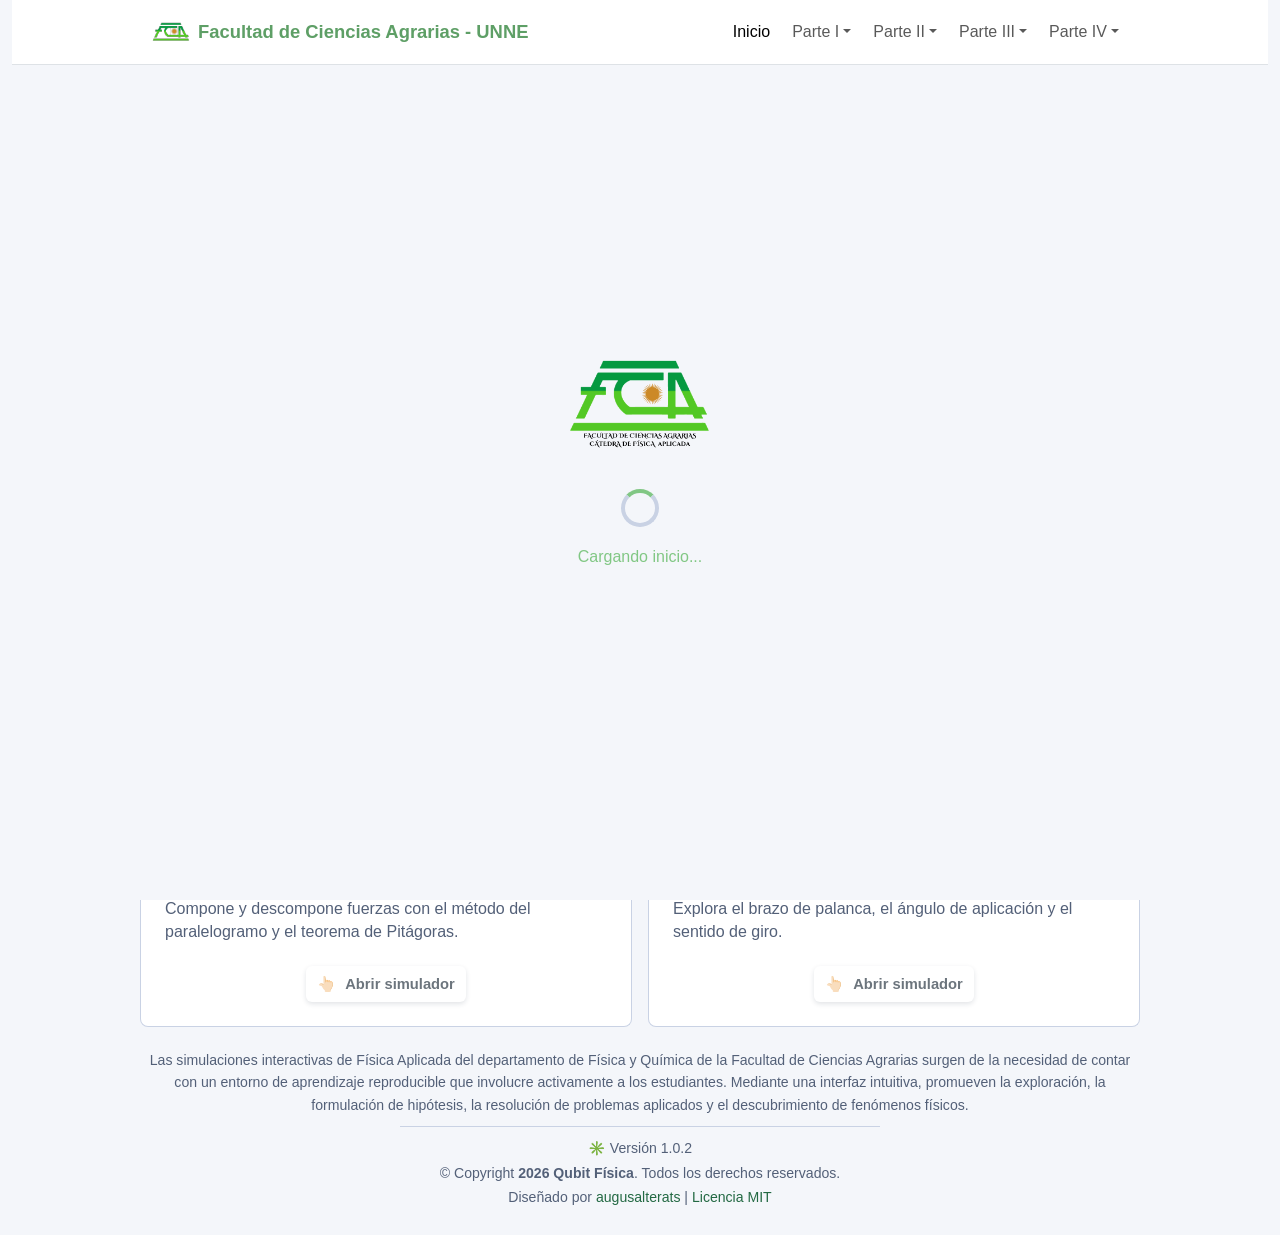
<file: index.html>
<!doctype html>
<html lang="es">

<head>
  <meta charset="utf-8">
  <meta name="viewport" content="width=device-width, initial-scale=1">
  <meta name="description" content="Selecciona un instrumento para practicar mediciones de Física.">
  <title>Simuladores | Física Aplicada</title>
  <link rel="icon" type="image/svg+xml" href="icoQubit.svg">
  <link href="https://cdn.jsdelivr.net/npm/bootstrap@5.3.3/dist/css/bootstrap.min.css" rel="stylesheet">
  <style>
    :root {
      color-scheme: light;
      --tinta: #17243f;
      --azul: #314986;
      --verde: #236943;
      --verde-marca: #4b8f57;
      --verde-marca-claro: #5e9f66;
      --fondo: #f4f6fa;
      --linea: #c9d2e4;
    }

    * {
      box-sizing: border-box;
    }

    body {
      min-height: 100vh;
      margin: 0;
      padding: 0 12px 24px;
      background: var(--fondo);
      color: var(--tinta);
      font-family: Arial, sans-serif;
    }

    #particulas {
      position: fixed;
      z-index: 0;
      inset: 0;
      display: block;
      width: 100%;
      height: 100%;
      pointer-events: none;
    }

    .barra-sitio {
      position: relative;
      z-index: 11;
    }

    .barra-sitio .container {
      max-width: 1000px;
    }

    .navbar-brand img {
      width: 38px;
      height: 38px;
      object-fit: contain;
    }

    .navbar-brand {
      color: var(--verde-marca-claro);
      transition: color .18s ease;
    }

    .navbar-brand:hover,
    .navbar-brand:focus {
      color: #3e7f49;
    }

    .barra-sitio .nav-link {
      border: 1px solid transparent;
      border-radius: 6px;
      transition: border-color .18s ease, box-shadow .18s ease;
    }

    .barra-sitio .nav-link:hover,
    .barra-sitio .nav-link:focus-visible {
      background: transparent;
      border-color: var(--azul);
      color: var(--azul);
      box-shadow: 0 2px 7px #17243f24;
    }

    .pantalla-carga {
      position: fixed;
      inset: 0;
      z-index: 10;
      display: flex;
      flex-direction: column;
      align-items: center;
      justify-content: center;
      gap: 18px;
      background: var(--fondo);
      pointer-events: none;
      transition: opacity .35s, visibility .35s;
    }

    .pantalla-carga.oculta {
      opacity: 0;
      visibility: hidden;
    }

    .gif-qubit {
      width: 140px;
      height: 140px;
      object-fit: contain;
    }

    .spinner {
      width: 38px;
      height: 38px;
      border: 4px solid var(--linea);
      border-top-color: #81c784;
      border-radius: 50%;
      animation: girar .8s linear infinite;
    }

    @keyframes girar {
      to {
        transform: rotate(360deg);
      }
    }

    main {
      position: relative;
      z-index: 1;
      width: min(100%, 1000px);
      margin: 32px auto 0;
    }

    header {
      margin-bottom: 28px;
    }

    .sobrelinea {
      margin: 0 0 8px;
      color: var(--verde);
      font-size: .82rem;
      font-weight: 700;
      text-transform: uppercase;
    }

    h1 {
      margin: 0;
      color: var(--azul);
      font-size: clamp(1.8rem, 5vw, 2.5rem);
    }

    header p {
      margin: 10px 0 0;
      color: #536078;
      line-height: 1.5;
    }

    header p + p {
      margin-top: 2px;
    }

    .opciones {
      display: grid;
      grid-template-columns: repeat(2, minmax(0, 1fr));
      gap: 16px;
    }

    .opcion {
      min-height: 210px;
      display: flex;
      flex-direction: column;
      align-items: flex-start;
      padding: 24px;
      border: 1px solid var(--linea);
      border-top: 4px solid var(--bs-primary);
      border-radius: 8px;
      background: #fff;
      color: inherit;
      text-decoration: none;
      transition: border-color .18s ease, transform .18s ease, box-shadow .18s ease;
    }

    .opcion:nth-child(5n + 2) {
      border-top-color: var(--bs-success);
    }

    .opcion:nth-child(5n + 3) {
      border-top-color: var(--bs-warning);
    }

    .opcion:nth-child(5n + 4) {
      border-top-color: var(--bs-danger);
    }

    .opcion:nth-child(5n + 5) {
      border-top-color: var(--bs-info);
    }

    .opcion:hover {
      transform: translateY(-3px);
      box-shadow: 0 8px 22px #14204218;
    }

    .opcion:focus-visible {
      outline: 3px solid #c2410c;
      outline-offset: 3px;
    }

    .simbolo {
      display: block;
      width: 48px;
      height: 48px;
      margin-bottom: 14px;
      color: var(--azul);
    }

    .simbolo svg {
      display: block;
      width: 100%;
      height: 100%;
      color: var(--azul);
    }

    .simbolo svg * {
      fill: none;
      stroke: currentColor;
      stroke-width: 2.2;
      stroke-linecap: round;
      stroke-linejoin: round;
    }

    .simbolo svg .brote {
      stroke: var(--verde);
    }

    .opcion:last-child .simbolo {
      color: var(--verde);
    }

    h2 {
      margin: 0;
      font-size: 1.3rem;
    }

    .descripcion {
      margin: 8px 0 22px;
      color: #536078;
      line-height: 1.45;
    }

    .abrir {
      display: inline-flex;
      align-items: center;
      align-self: center;
      gap: 10px;
      margin-top: auto;
      padding: 7px 11px;
      border-radius: 6px;
      background: #fff;
      box-shadow: 0 2px 5px #17243f20;
      color: var(--azul);
      font-size: .92rem;
      font-weight: 700;
      transition: background-color .18s ease, box-shadow .18s ease;
    }

    .opcion:last-child .abrir {
      color: var(--verde);
    }

    .opcion:hover .abrir {
      background: #fff;
      box-shadow: 0 4px 9px #17243f30;
    }

    .opcion:last-child:hover .abrir {
      background: #fff;
    }

    .abrir>span {
      transition: transform .18s ease;
    }

    .opcion:hover .abrir>span {
      transform: translateX(3px);
    }

    footer {
      position: relative;
      z-index: 1;
      margin: 22px auto 0;
      color: #536078;
      font-size: .88rem;
      line-height: 1.6;
      text-align: center;
    }

    footer p {
      margin: 2px 0;
    }

    footer .presentacion {
      text-align: center;
    }

    .separador-version {
      width: min(480px, 85%);
      margin: 10px auto;
      border: 0;
      border-top: 1px solid var(--linea);
      opacity: 1;
    }

    footer a {
      color: var(--verde);
      text-decoration: none;
    }

    @media (max-width: 600px) {
      body {
        padding: 0 12px 16px;
      }

      main {
        margin-top: 22px;
      }

      .opciones {
        grid-template-columns: 1fr;
      }

      .opcion {
        min-height: 180px;
      }
    }

    @media (prefers-reduced-motion: reduce) {

      *,
      *::before,
      *::after {
        transition-duration: .01ms !important;
      }

      .spinner {
        animation: none;
      }
    }

    .menu-parte {
      max-width: calc(100vw - 24px);
      max-height: 70vh;
      overflow-y: auto;
    }

    .menu-parte .dropdown-header {
      white-space: normal;
      overflow-wrap: anywhere;
    }

    .menu-parte .titulo-parte {
      color: var(--azul);
      font-weight: 700;
    }
  </style>
  <link rel="stylesheet" href="responsive.css">
</head>

<body>
  <canvas id="particulas" aria-hidden="true"></canvas>
  <div class="pantalla-carga" id="pantallaCarga" role="status" aria-live="polite">
    <img class="gif-qubit" src="qubit.gif" alt="Qubit">
    <span class="spinner" aria-hidden="true"></span>
    <span>Cargando inicio...</span>
  </div>
  <nav class="navbar navbar-expand-xl bg-white border-bottom barra-sitio" aria-label="Navegación principal">
    <div class="container">
      <a class="navbar-brand d-flex align-items-center gap-2 fw-bold" href="index.html"><img src="logoQubit.svg"
          alt=""><span>Facultad de Ciencias Agrarias - UNNE</span></a>
      <button class="navbar-toggler" type="button" data-bs-toggle="collapse" data-bs-target="#menuPrincipal"
        aria-controls="menuPrincipal" aria-expanded="false" aria-label="Abrir o cerrar navegación">
        <span class="navbar-toggler-icon"></span>
      </button>
      <div class="collapse navbar-collapse" id="menuPrincipal">
        <div class="navbar-nav ms-auto gap-1">
          <a class="nav-link active" href="index.html" aria-current="page">Inicio</a>
          <div class="nav-item dropdown">
            <button class="nav-link dropdown-toggle" type="button" data-bs-toggle="dropdown" aria-expanded="false">Parte
              I</button>
            <ul class="dropdown-menu menu-parte">
              <li>
                <h6 class="dropdown-header titulo-parte">MECÁNICA</h6>
              </li>
              <li>
                <hr class="dropdown-divider">
              </li>
              <li>
                <h6 class="dropdown-header">UNIDAD 1 - MEDICIONES</h6>
              </li>
              <li><a class="dropdown-item" href="vernier.html">Calibre Vernier</a></li>
              <li><a class="dropdown-item" href="micrometro.html">Micrómetro</a></li>
              <li><a class="dropdown-item" href="pipeta.html">Pipeta graduada</a></li>
              <li><a class="dropdown-item" href="probeta.html">Probeta graduada</a></li>
              <li>
                <hr class="dropdown-divider">
              </li>
              <li>
                <h6 class="dropdown-header">UNIDAD 2 - ESTÁTICA</h6>
              </li>
              <li><a class="dropdown-item" href="fuerzas.html">Fuerzas en el plano XY</a></li>
              <li><a class="dropdown-item" href="torque.html">Torque o momento de una fuerza</a></li>
              <li>
                <hr class="dropdown-divider">
              </li>
              <li>
                <h6 class="dropdown-header">UNIDAD 3 - CINEMÁTICA</h6>
              </li>
              <li><button class="dropdown-item" type="button" disabled>Próximamente</button></li>
              <li>
                <hr class="dropdown-divider">
              </li>
              <li>
                <h6 class="dropdown-header">UNIDAD 4 - DINÁMICA</h6>
              </li>
              <li><button class="dropdown-item" type="button" disabled>Próximamente</button></li>
              <li>
                <hr class="dropdown-divider">
              </li>
              <li>
                <h6 class="dropdown-header">UNIDAD 5 - TRABAJO Y ENERGÍA</h6>
              </li>
              <li><button class="dropdown-item" type="button" disabled>Próximamente</button></li>
            </ul>
          </div>
          <div class="nav-item dropdown">
            <button class="nav-link dropdown-toggle" type="button" data-bs-toggle="dropdown" aria-expanded="false">Parte
              II</button>
            <ul class="dropdown-menu menu-parte">
              <li>
                <h6 class="dropdown-header titulo-parte">ESTÁTICA Y DINÁMICA DE LOS FLUIDOS</h6>
              </li>
              <li>
                <hr class="dropdown-divider">
              </li>
              <li>
                <h6 class="dropdown-header">UNIDAD 6 - HIDROSTÁTICA</h6>
              </li>
              <li><button class="dropdown-item" type="button" disabled>Próximamente</button></li>
              <li>
                <hr class="dropdown-divider">
              </li>
              <li>
                <h6 class="dropdown-header">UNIDAD 7 - HIDRODINÁMICA</h6>
              </li>
              <li><button class="dropdown-item" type="button" disabled>Próximamente</button></li>
              <li>
                <hr class="dropdown-divider">
              </li>
              <li>
                <h6 class="dropdown-header">UNIDAD 8 - FENÓMENOS DE TRANSPORTE</h6>
              </li>
              <li><button class="dropdown-item" type="button" disabled>Próximamente</button></li>
              <li>
                <hr class="dropdown-divider">
              </li>
              <li>
                <h6 class="dropdown-header">UNIDAD 9 - FENÓMENOS DE SUPERFICIE</h6>
              </li>
              <li><button class="dropdown-item" type="button" disabled>Próximamente</button></li>
            </ul>
          </div>
          <div class="nav-item dropdown">
            <button class="nav-link dropdown-toggle" type="button" data-bs-toggle="dropdown" aria-expanded="false">Parte
              III</button>
            <ul class="dropdown-menu menu-parte">
              <li>
                <h6 class="dropdown-header titulo-parte">CALOR Y TERMODINÁMICA</h6>
              </li>
              <li>
                <hr class="dropdown-divider">
              </li>
              <li>
                <h6 class="dropdown-header">UNIDAD 10 - CALOR Y TEMPERATURA</h6>
              </li>
              <li><button class="dropdown-item" type="button" disabled>Próximamente</button></li>
              <li>
                <hr class="dropdown-divider">
              </li>
              <li>
                <h6 class="dropdown-header">UNIDAD 11 - TRABAJO EN TERMODINÁMICA</h6>
              </li>
              <li><button class="dropdown-item" type="button" disabled>Próximamente</button></li>
            </ul>
          </div>
          <div class="nav-item dropdown">
            <button class="nav-link dropdown-toggle" type="button" data-bs-toggle="dropdown" aria-expanded="false">Parte
              IV</button>
            <ul class="dropdown-menu menu-parte">
              <li>
                <h6 class="dropdown-header titulo-parte">ELECTRICIDAD Y MAGNETISMO</h6>
              </li>
              <li>
                <hr class="dropdown-divider">
              </li>
              <li>
                <h6 class="dropdown-header">UNIDAD 12 - CAMPO ELÉCTRICO</h6>
              </li>
              <li><button class="dropdown-item" type="button" disabled>Próximamente</button></li>
              <li>
                <hr class="dropdown-divider">
              </li>
              <li>
                <h6 class="dropdown-header">UNIDAD 13 - CIRCUITOS DE CORRIENTE CONTINUA</h6>
              </li>
              <li><button class="dropdown-item" type="button" disabled>Próximamente</button></li>
              <li>
                <hr class="dropdown-divider">
              </li>
              <li>
                <h6 class="dropdown-header">UNIDAD 14 - CAMPO MAGNÉTICO Y FEM INDUCIDA</h6>
              </li>
              <li><button class="dropdown-item" type="button" disabled>Próximamente</button></li>
              <li>
                <hr class="dropdown-divider">
              </li>
              <li>
                <h6 class="dropdown-header">UNIDAD 15 - ONDAS Y ESPECTRO ELECTROMAGNÉTICO</h6>
              </li>
              <li><button class="dropdown-item" type="button" disabled>Próximamente</button></li>
            </ul>
          </div>
        </div>
      </div>
    </div>
  </nav>
  <main inert>
    <header>
      <p class="sobrelinea">Física Aplicada · Departamento de Física y Química </p>
      <h1>Simulaciones interactivas de Física Aplicada</h1>
      <p>💡<em> Diseñado disciplinar y pedagógicamente por el Profesor en Física <strong>Augusto Rodrigo Alterats</strong>.</em></p>
      <p>📌 Selecciona el simulador que quieres utilizar.</p>
    </header>
    <nav class="opciones" aria-label="Simuladores disponibles">
      <a class="opcion card" href="vernier.html">
        <span class="simbolo" aria-hidden="true">
          <svg viewBox="0 0 56 56" focusable="false">
            <path d="M7 21h42v14H7zM13 21v8M19 21v5M25 21v8M31 21v5M37 21v8M43 21v5" />
            <path d="M30 35v8h14v-8M33 39h8M35 39v3M38 39v2M41 39v3" />
          </svg>
        </span>
        <h2>Calibre Vernier</h2>
        <p class="descripcion">Practica la lectura de la regla principal y el nonio.</p>
        <span class="abrir text-secondary"><span aria-hidden="true">👆🏻</span>Abrir simulador</span>
      </a>
      <a class="opcion card" href="micrometro.html">
        <span class="simbolo" aria-hidden="true">
          <svg viewBox="0 0 56 56" focusable="false">
            <path d="M43 10H29a18 18 0 1 0 0 36h14M43 10v11M43 46V35" />
            <path d="M25 28h5M36 28h4M40 24v8h4M44 22h7v12h-7zM47 24v2M49 24v2M47 30v2M49 30v2" />
            <path class="brote" d="M30 28c1-5 5-7 7-5-1 4-3 5-7 5m1-1 4-3" />
          </svg>
        </span>
        <h2>Micrómetro</h2>
        <p class="descripcion">Practica la lectura del manguito, el tambor y el nonio.</p>
        <span class="abrir text-secondary"><span aria-hidden="true">👆🏻</span>Abrir simulador</span>
      </a>
      <a class="opcion card" href="pipeta.html">
        <span class="simbolo" aria-hidden="true"><svg viewBox="0 0 56 56">
            <path d="M22 5v35l6 11 6-11V5M22 17h12M22 23h7M22 29h12M22 35h7" />
            <path class="brote" d="M23 20q5 6 10 0" />
          </svg></span>
        <h2>Pipeta graduada</h2>
        <p class="descripcion">Practica el enrase con menisco cóncavo o convexo y distintas divisiones de escala.</p>
        <span class="abrir text-secondary"><span aria-hidden="true">👆🏻</span>Abrir simulador</span>
      </a>
      <a class="opcion card" href="probeta.html">
        <span class="simbolo" aria-hidden="true"><svg viewBox="0 0 56 56" focusable="false">
            <path d="M19 5v37h18V5M17 5h22M25 42v5h6v-5M14 47h28v5H14zM28 12h9M32 19h5M28 26h9M32 33h5" />
            <path class="brote" d="M20 22q8 6 16 0" />
          </svg></span>
        <h2>Probeta graduada</h2>
        <p class="descripcion">Practica la lectura del volumen y el enrase con distintos meniscos y divisiones de
          escala.</p>
        <span class="abrir text-secondary"><span aria-hidden="true">👆🏻</span>Abrir simulador</span>
      </a>
      <a class="opcion card" href="fuerzas.html">
        <span class="simbolo" aria-hidden="true"><svg viewBox="0 0 56 56">
            <path d="M8 46h40M10 48V8M10 44l30-28M32 16h8v8M10 44h30M34 38l6 6-6 6M10 44V16M4 22l6-6 6 6" />
            <path class="brote" d="M10 16h30v28" />
          </svg></span>
        <h2>Fuerzas en el plano XY</h2>
        <p class="descripcion">Compone y descompone fuerzas con el método del paralelogramo y el teorema de Pitágoras.
        </p>
        <span class="abrir text-secondary"><span aria-hidden="true">👆🏻</span>Abrir simulador</span>
      </a>
      <a class="opcion card" href="torque.html">
        <span class="simbolo" aria-hidden="true"><svg viewBox="0 0 56 56">
            <path d="M8 36h38M8 31v10M38 36V10M32 16l6-6 6 6" />
            <path class="brote" d="M12 24a14 14 0 0 1 21-10M27 11l6 3-3 6" />
          </svg></span>
        <h2>Torque o momento de una fuerza</h2>
        <p class="descripcion">Explora el brazo de palanca, el ángulo de aplicación y el sentido de giro.</p>
        <span class="abrir text-secondary"><span aria-hidden="true">👆🏻</span>Abrir simulador</span>
      </a>
    </nav>
    <footer>
      <p class="presentacion">Las simulaciones interactivas de Física Aplicada del departamento de Física y Química de
        la Facultad de Ciencias Agrarias surgen de la necesidad de contar con un entorno de aprendizaje reproducible que
        involucre activamente a los estudiantes. Mediante una interfaz intuitiva, promueven la exploración, la
        formulación de hipótesis, la resolución de problemas aplicados y el descubrimiento de fenómenos físicos.</p>
      <hr class="separador-version">
      <p><span class="icono-version">✳️</span> Versión <span data-app-version></span></p>
      <p>© Copyright <strong>2026 Qubit Física</strong>. Todos los derechos reservados.</p>
      <p>Diseñado por <a href="https://github.com/qubitfisica">augusalterats</a> | <a
          href="https://qubitfisica.com.ar/LICENSE.md">Licencia MIT</a></p>
    </footer>
  </main>
  <script src="https://cdn.jsdelivr.net/npm/bootstrap@5.3.3/dist/js/bootstrap.bundle.min.js"></script>
  <script src="particulas.js"></script>
  <script src="version.js"></script>
  <script>
    window.addEventListener('load', () => setTimeout(() => {
      document.querySelector('#pantallaCarga').classList.add('oculta');
      document.querySelector('main').removeAttribute('inert');
    }, 2000));
  </script>
</body>

</html>
</file>
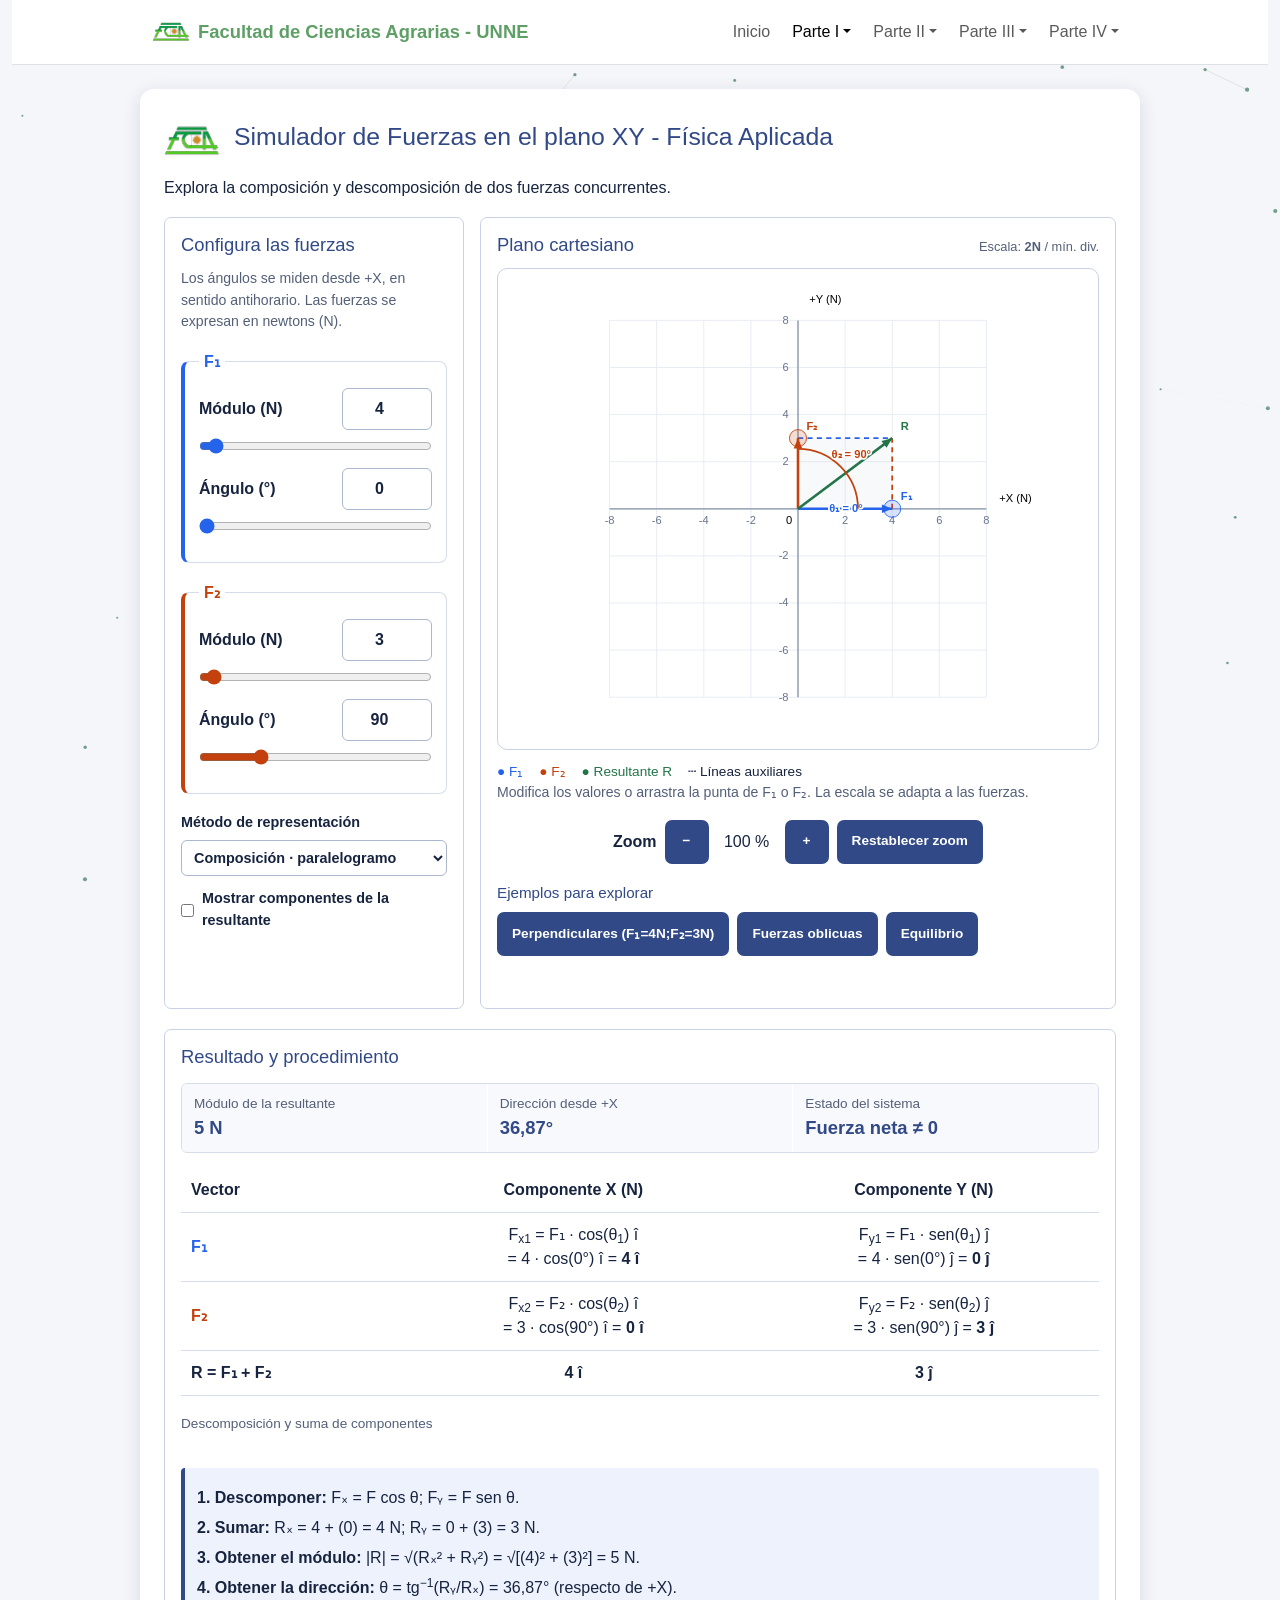
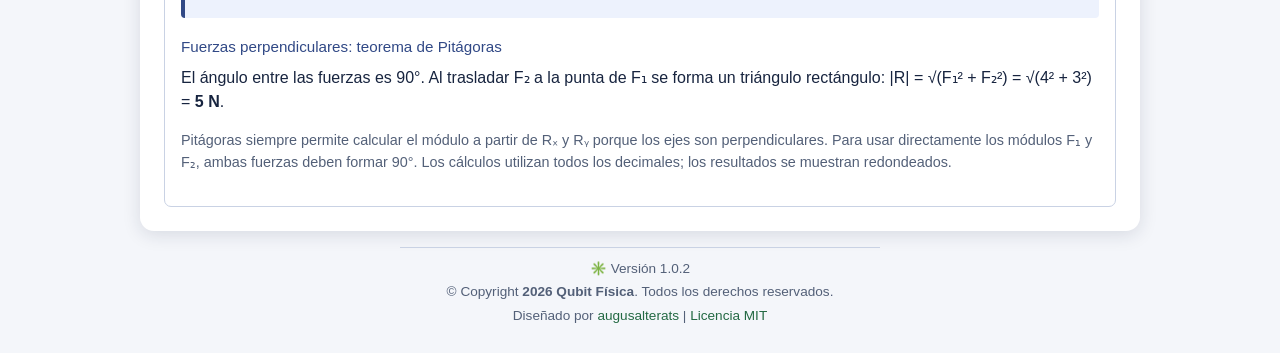
<file: fuerzas.html>
<!doctype html>
<html lang="es">
<head>
<meta charset="utf-8"><meta name="viewport" content="width=device-width, initial-scale=1">
<title>Fuerzas en el plano XY | Física Aplicada</title>
<link rel="icon" href="icoQubit.svg" type="image/svg+xml">
<meta name="description" content="Compone y descompone fuerzas concurrentes en el plano XY con un simulador interactivo de Física Aplicada.">
<link href="https://cdn.jsdelivr.net/npm/bootstrap@5.3.3/dist/css/bootstrap.min.css" rel="stylesheet">
<link rel="stylesheet" href="fuerzas.css">
<link rel="stylesheet" href="responsive.css">
</head>
<body>
<canvas id="particulas" aria-hidden="true"></canvas>
<nav class="navbar navbar-expand-xl bg-white border-bottom barra-sitio" aria-label="Navegación principal">
  <div class="container">
    <a class="navbar-brand d-flex align-items-center gap-2 fw-bold" href="index.html"><img src="logoQubit.svg" alt=""><span>Facultad de Ciencias Agrarias - UNNE</span></a>
    <button class="navbar-toggler" type="button" data-bs-toggle="collapse" data-bs-target="#menuPrincipal" aria-controls="menuPrincipal" aria-expanded="false" aria-label="Abrir o cerrar navegación">
        <span class="navbar-toggler-icon"></span>
      </button>
      <div class="collapse navbar-collapse" id="menuPrincipal">
      <div class="navbar-nav ms-auto gap-1">
      <a class="nav-link" href="index.html">Inicio</a>
      <div class="nav-item dropdown">
        <button class="nav-link dropdown-toggle active" type="button" data-bs-toggle="dropdown" aria-expanded="false">Parte I</button>
        <ul class="dropdown-menu menu-parte">
          <li><h6 class="dropdown-header titulo-parte">MECÁNICA</h6></li>
          <li><hr class="dropdown-divider"></li>
          <li><h6 class="dropdown-header">UNIDAD 1 - MEDICIONES</h6></li>
          <li><a class="dropdown-item" href="vernier.html">Calibre Vernier</a></li>
          <li><a class="dropdown-item" href="micrometro.html">Micrómetro</a></li>
          <li><a class="dropdown-item" href="pipeta.html">Pipeta graduada</a></li>
          <li><a class="dropdown-item" href="probeta.html">Probeta graduada</a></li>
          <li><hr class="dropdown-divider"></li>
          <li><h6 class="dropdown-header">UNIDAD 2 - ESTÁTICA</h6></li>
          <li><span class="dropdown-item active" aria-current="page">Fuerzas en el plano XY</span></li>
          <li><a class="dropdown-item" href="torque.html">Torque o momento de una fuerza</a></li>
          <li><hr class="dropdown-divider"></li>
          <li><h6 class="dropdown-header">UNIDAD 3 - CINEMÁTICA</h6></li>
          <li><button class="dropdown-item" type="button" disabled>Próximamente</button></li>
          <li><hr class="dropdown-divider"></li>
          <li><h6 class="dropdown-header">UNIDAD 4 - DINÁMICA</h6></li>
          <li><button class="dropdown-item" type="button" disabled>Próximamente</button></li>
          <li><hr class="dropdown-divider"></li>
          <li><h6 class="dropdown-header">UNIDAD 5 - TRABAJO Y ENERGÍA</h6></li>
          <li><button class="dropdown-item" type="button" disabled>Próximamente</button></li>
        </ul>
      </div>
      <div class="nav-item dropdown">
        <button class="nav-link dropdown-toggle" type="button" data-bs-toggle="dropdown" aria-expanded="false">Parte II</button>
        <ul class="dropdown-menu menu-parte">
          <li><h6 class="dropdown-header titulo-parte">ESTÁTICA Y DINÁMICA DE LOS FLUIDOS</h6></li>
          <li><hr class="dropdown-divider"></li>
          <li><h6 class="dropdown-header">UNIDAD 6 - HIDROSTÁTICA</h6></li>
          <li><button class="dropdown-item" type="button" disabled>Próximamente</button></li>
          <li><hr class="dropdown-divider"></li>
          <li><h6 class="dropdown-header">UNIDAD 7 - HIDRODINÁMICA</h6></li>
          <li><button class="dropdown-item" type="button" disabled>Próximamente</button></li>
          <li><hr class="dropdown-divider"></li>
          <li><h6 class="dropdown-header">UNIDAD 8 - FENÓMENOS DE TRANSPORTE</h6></li>
          <li><button class="dropdown-item" type="button" disabled>Próximamente</button></li>
          <li><hr class="dropdown-divider"></li>
          <li><h6 class="dropdown-header">UNIDAD 9 - FENÓMENOS DE SUPERFICIE</h6></li>
          <li><button class="dropdown-item" type="button" disabled>Próximamente</button></li>
        </ul>
      </div>
      <div class="nav-item dropdown">
        <button class="nav-link dropdown-toggle" type="button" data-bs-toggle="dropdown" aria-expanded="false">Parte III</button>
        <ul class="dropdown-menu menu-parte">
          <li><h6 class="dropdown-header titulo-parte">CALOR Y TERMODINÁMICA</h6></li>
          <li><hr class="dropdown-divider"></li>
          <li><h6 class="dropdown-header">UNIDAD 10 - CALOR Y TEMPERATURA</h6></li>
          <li><button class="dropdown-item" type="button" disabled>Próximamente</button></li>
          <li><hr class="dropdown-divider"></li>
          <li><h6 class="dropdown-header">UNIDAD 11 - TRABAJO EN TERMODINÁMICA</h6></li>
          <li><button class="dropdown-item" type="button" disabled>Próximamente</button></li>
        </ul>
      </div>
      <div class="nav-item dropdown">
        <button class="nav-link dropdown-toggle" type="button" data-bs-toggle="dropdown" aria-expanded="false">Parte IV</button>
        <ul class="dropdown-menu menu-parte">
          <li><h6 class="dropdown-header titulo-parte">ELECTRICIDAD Y MAGNETISMO</h6></li>
          <li><hr class="dropdown-divider"></li>
          <li><h6 class="dropdown-header">UNIDAD 12 - CAMPO ELÉCTRICO</h6></li>
          <li><button class="dropdown-item" type="button" disabled>Próximamente</button></li>
          <li><hr class="dropdown-divider"></li>
          <li><h6 class="dropdown-header">UNIDAD 13 - CIRCUITOS DE CORRIENTE CONTINUA</h6></li>
          <li><button class="dropdown-item" type="button" disabled>Próximamente</button></li>
          <li><hr class="dropdown-divider"></li>
          <li><h6 class="dropdown-header">UNIDAD 14 - CAMPO MAGNÉTICO Y FEM INDUCIDA</h6></li>
          <li><button class="dropdown-item" type="button" disabled>Próximamente</button></li>
          <li><hr class="dropdown-divider"></li>
          <li><h6 class="dropdown-header">UNIDAD 15 - ONDAS Y ESPECTRO ELECTROMAGNÉTICO</h6></li>
          <li><button class="dropdown-item" type="button" disabled>Próximamente</button></li>
        </ul>
      </div>
    </div>
  </div>
    </div>
  </nav>
<div class="pantalla-carga" id="pantallaCarga" role="status" aria-live="polite">
  <img class="gif-qubit" src="qubit.gif" alt="Qubit">
  <span class="spinner" aria-hidden="true"></span>
  <span>Cargando simulador de fuerzas...</span>
</div>
<main inert>
<header class="encabezado"><img class="instrumento-icono" src="logoQubit.svg" alt=""><h1>Simulador de Fuerzas en el plano XY - Física Aplicada</h1></header>
<p>Explora la composición y descomposición de dos fuerzas concurrentes.</p>
<div class="layout">
<section class="panel controles" aria-label="Configuración de fuerzas">
<h2>Configura las fuerzas</h2><p>Los ángulos se miden desde +X, en sentido antihorario. Las fuerzas se expresan en newtons (N).</p>
<div id="controles"></div>
<label class="vista">Método de representación<select id="metodo"><option value="paralelogramo">Composición · paralelogramo</option><option value="componentes">Descomposición · componentes XY</option><option value="triangulo">Composición · del polígono</option></select></label>
<label class="check"><input type="checkbox" id="componentes"> Mostrar componentes de la resultante</label>
<button id="restablecer" class="reiniciar">Restablecer</button>
</section>
<section class="panel grafico" aria-label="Representación gráfica">
<div class="cabecera"><h2>Plano cartesiano</h2><span id="escala"></span></div>
<svg id="plano" viewBox="0 0 700 560" role="img" aria-labelledby="tituloPlano descripcionPlano"><title id="tituloPlano">Suma vectorial de fuerzas</title><desc id="descripcionPlano">Fuerzas y resultante sobre los ejes X e Y.</desc></svg>

<div class="leyenda"><span class="f1">● F₁</span><span class="f2">● F₂</span><span class="r">● Resultante R</span><span>┄ Líneas auxiliares</span></div>
<p class="ayuda">Modifica los valores o arrastra la punta de F₁ o F₂. La escala se adapta a las fuerzas.</p>
<div class="zoom-controles" role="group" aria-label="Zoom del gráfico">
<span>Zoom</span>
<button type="button" id="zoomAlejar" aria-label="Alejar gráfico" aria-controls="plano">−</button>
<output id="zoomNivel" aria-live="polite">100 %</output>
<button type="button" id="zoomAcercar" aria-label="Acercar gráfico" aria-controls="plano">+</button>
<button type="button" id="zoomRestablecer" aria-controls="plano">Restablecer zoom</button>
</div>
<h3>Ejemplos para explorar</h3>
<div class="ejemplos"><button data-ejemplo="rectangulo">Perpendiculares (F₁=4N;F₂=3N)</button><button data-ejemplo="oblicuas">Fuerzas oblicuas</button><button data-ejemplo="equilibrio">Equilibrio</button></div>
</section>
</div>
<section class="panel resultados" aria-label="Resultados del cálculo"><h2>Resultado y procedimiento</h2><div id="resumen" class="resumen" aria-live="polite"></div><div class="tabla"><table><caption>Descomposición y suma de componentes</caption><thead><tr><th>Vector</th><th>Componente X (N)</th><th>Componente Y (N)</th></tr></thead><tbody id="tabla"></tbody></table></div><div id="procedimiento"></div></section>
</main>
<footer>
  <hr class="separador-version">
  <p><span class="icono-version">✳️</span> Versión <span data-app-version></span></p>
  <p>© Copyright <strong>2026 Qubit Física</strong>. Todos los derechos reservados.</p>
  <p>Diseñado por <a href="https://github.com/qubitfisica">augusalterats</a> | <a href="https://qubitfisica.com.ar/LICENSE.md">Licencia MIT</a></p>
</footer>
<script src="fuerzas.js"></script>
<script src="https://cdn.jsdelivr.net/npm/bootstrap@5.3.3/dist/js/bootstrap.bundle.min.js"></script>
<script src="particulas.js"></script>
<script src="version.js"></script>
<script>window.addEventListener('load', () => setTimeout(() => { document.querySelector('#pantallaCarga').classList.add('oculta'); document.querySelector('main').removeAttribute('inert'); }, 1000));</script>
</body></html>
</file>
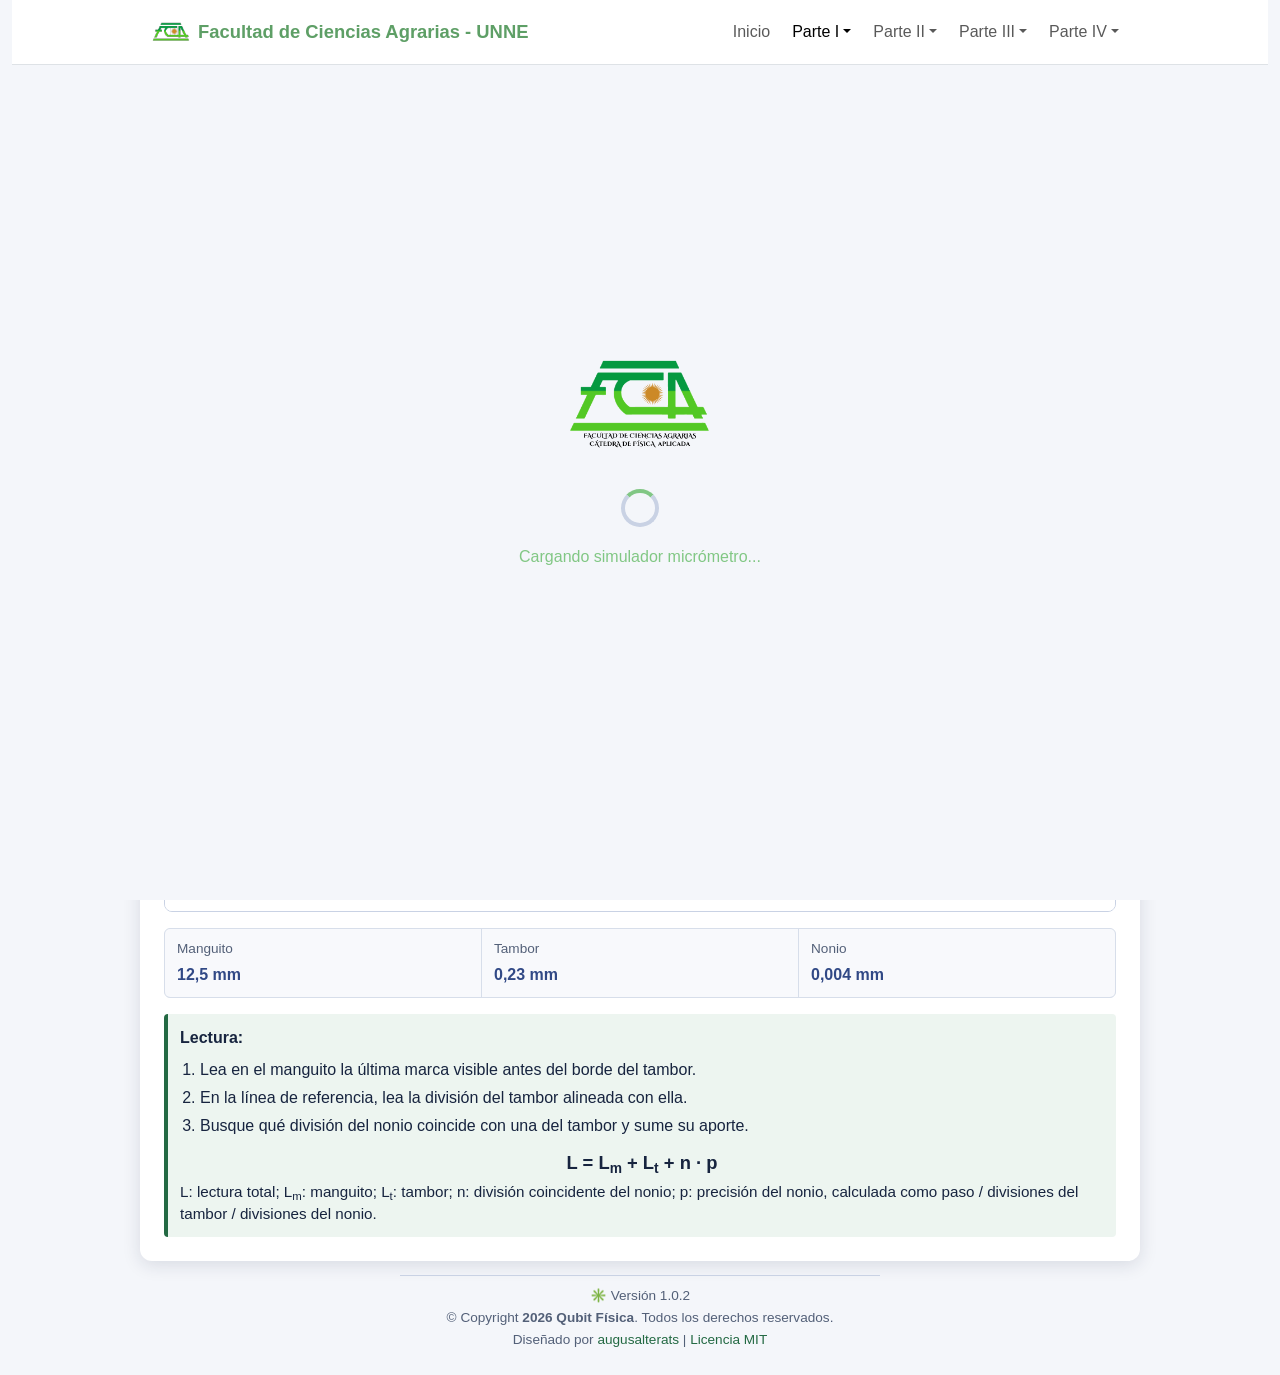
<file: micrometro.html>
<!doctype html>
<html lang="es">
<head>
  <meta charset="utf-8">
  <meta name="viewport" content="width=device-width, initial-scale=1">
  <title>Simulador de Micrómetro</title>
  <meta name="description" content="Simulador interactivo de micrómetro con nonio para practicar lecturas en milímetros.">
  <link rel="icon" type="image/svg+xml" href="icoQubit.svg">
  <link href="https://cdn.jsdelivr.net/npm/bootstrap@5.3.3/dist/css/bootstrap.min.css" rel="stylesheet">
  <style>
    :root { --azul:#314986; --oscuro:#17243f; --verde:#236943; --verde-marca:#4b8f57; --verde-marca-claro:#5e9f66; --naranja:#c2410c; }
    * { box-sizing:border-box; }
    body { margin:0; padding:0 12px 24px; font-family:Arial,sans-serif; background:#f4f6fa; color:var(--oscuro); }
    #particulas { position:fixed; z-index:0; inset:0; display:block; width:100%; height:100%; pointer-events:none; }
    .barra-sitio { position:relative; z-index:11; }
    .barra-sitio .container { max-width:1000px; }
    .navbar-brand img { width:38px; height:38px; object-fit:contain; }
    .navbar-brand { color:var(--verde-marca-claro); transition:color .18s ease; }
    .navbar-brand:hover, .navbar-brand:focus { color:#3e7f49; }
    .barra-sitio .nav-link { border:1px solid transparent; border-radius:6px; transition:border-color .18s ease, box-shadow .18s ease; }
    .barra-sitio .nav-link:hover, .barra-sitio .nav-link:focus-visible { background:transparent; border-color:var(--azul); color:var(--azul); box-shadow:0 2px 7px #17243f24; }
    .pantalla-carga { position:fixed; inset:0; z-index:10; display:flex; flex-direction:column; align-items:center; justify-content:center; gap:18px; background:#f4f6fa; pointer-events:none; transition:opacity .35s, visibility .35s; }
    .pantalla-carga.oculta { opacity:0; visibility:hidden; }
    .gif-qubit { width:140px; height:140px; object-fit:contain; }
    .spinner { width:38px; height:38px; border:4px solid #c9d2e4; border-top-color:#81c784; border-radius:50%; animation:girar .8s linear infinite; }
    @keyframes girar { to { transform:rotate(360deg); } }
    main { position:relative; z-index:1; max-width:1000px; margin:24px auto 0; background:#fff; padding:24px; border-radius:12px; box-shadow:0 4px 18px #14204220; }
    .encabezado { display:flex; align-items:center; gap:14px; margin-bottom:8px; }
    .instrumento-icono { display:block; width:56px; height:56px; flex:0 0 56px; object-fit:contain; }
    h1 { margin:0; color:var(--azul); font-size:1.55rem; }
    p { margin:8px 0 18px; line-height:1.45; }
    fieldset { display:flex; flex-wrap:wrap; gap:12px 20px; margin:0 0 16px; padding:12px; border:1px solid #c9d2e4; border-radius:7px; }
    legend, label { font-weight:bold; }
    fieldset label { display:flex; align-items:center; gap:6px; cursor:pointer; }
    #panel { display:flex; flex-wrap:wrap; align-items:center; gap:12px; margin-bottom:16px; }
    button { border:0; padding:10px 15px; border-radius:6px; color:#fff; background:var(--azul); font-weight:bold; cursor:pointer; }
    button:hover { background:#213665; }
    select { padding:8px 10px; border:1px solid #aebbd2; border-radius:6px; background:#fff; color:var(--oscuro); font:inherit; }
    input[type="range"] { width:min(220px, 48vw); accent-color:var(--azul); }
    input[type="checkbox"] { accent-color:var(--azul); }
    #lectura { margin-left:auto; color:var(--azul); font-size:1.1rem; font-weight:bold; }
    canvas { display:block; width:100%; height:auto; border:1px solid #c9d2e4; border-radius:8px; background:#fff; touch-action:none; cursor:default; }
    .componentes { display:grid; grid-template-columns:repeat(3,1fr); gap:1px; margin-top:12px; background:#d7deea; border:1px solid #d7deea; border-radius:6px; overflow:hidden; }
    .componente { padding:10px 12px; background:#f8f9fc; }
    .componente span { display:block; margin-bottom:4px; color:#536078; font-size:.85rem; }
    .componente strong { color:var(--azul); }
    .nota { margin-top:16px; padding:12px; border-left:4px solid var(--verde); background:#edf5f0; border-radius:4px; }
    .nota ol { margin:8px 0 0; padding-left:20px; }
    .nota li+li { margin-top:4px; }
    .ecuacion { margin:12px 0 4px; text-align:center; font-size:1.15rem; }
    .variables { margin:4px 0 0; font-size:.95rem; }
    footer { position:relative; z-index:1; max-width:1000px; margin:14px auto 0; color:#536078; text-align:center; font-size:.85rem; line-height:1.6; }
    footer p { margin:2px 0; }
    .separador-version { width:min(480px,85%); margin:10px auto; border:0; border-top:1px solid #c9d2e4; opacity:1; }
    footer a { color:var(--verde); text-decoration:none; }
    @media (max-width:650px) {
      body { padding:0 12px 16px; }
      main { margin-top:16px; padding:16px; }
      .instrumento-icono { width:46px; height:46px; flex-basis:46px; }
      h1 { font-size:1.25rem; }
      .componentes { grid-template-columns:1fr; }
      #lectura { width:100%; margin-left:0; }
    }
    @media (prefers-reduced-motion:reduce) {
      *,*::before,*::after { scroll-behavior:auto !important; }
      .pantalla-carga { transition:none; }
      .spinner { animation:none; }
    }
    .menu-parte { max-width: calc(100vw - 24px); max-height: 70vh; overflow-y: auto; }
    .menu-parte .dropdown-header { white-space: normal; overflow-wrap: anywhere; }
    .menu-parte .titulo-parte { color: var(--azul); font-weight: 700; }
  </style>
  <link rel="stylesheet" href="responsive.css">
</head>
<body>
<canvas id="particulas" aria-hidden="true"></canvas>
<div class="pantalla-carga" id="pantallaCarga" role="status" aria-live="polite">
  <img class="gif-qubit" src="qubit.gif" alt="Qubit">
  <span class="spinner" aria-hidden="true"></span>
  <span>Cargando simulador micrómetro...</span>
</div>
<nav class="navbar navbar-expand-xl bg-white border-bottom barra-sitio" aria-label="Navegación principal">
  <div class="container">
    <a class="navbar-brand d-flex align-items-center gap-2 fw-bold" href="index.html"><img src="logoQubit.svg" alt=""><span>Facultad de Ciencias Agrarias - UNNE</span></a>
    <button class="navbar-toggler" type="button" data-bs-toggle="collapse" data-bs-target="#menuPrincipal" aria-controls="menuPrincipal" aria-expanded="false" aria-label="Abrir o cerrar navegación">
        <span class="navbar-toggler-icon"></span>
      </button>
      <div class="collapse navbar-collapse" id="menuPrincipal">
      <div class="navbar-nav ms-auto gap-1">
      <a class="nav-link" href="index.html">Inicio</a>
      <div class="nav-item dropdown">
        <button class="nav-link dropdown-toggle active" type="button" data-bs-toggle="dropdown" aria-expanded="false">Parte I</button>
        <ul class="dropdown-menu menu-parte">
          <li><h6 class="dropdown-header titulo-parte">MECÁNICA</h6></li>
          <li><hr class="dropdown-divider"></li>
          <li><h6 class="dropdown-header">UNIDAD 1 - MEDICIONES</h6></li>
          <li><a class="dropdown-item" href="vernier.html">Calibre Vernier</a></li>
          <li><span class="dropdown-item active" aria-current="page">Micrómetro</span></li>
          <li><a class="dropdown-item" href="pipeta.html">Pipeta graduada</a></li>
          <li><a class="dropdown-item" href="probeta.html">Probeta graduada</a></li>
          <li><hr class="dropdown-divider"></li>
          <li><h6 class="dropdown-header">UNIDAD 2 - ESTÁTICA</h6></li>
          <li><a class="dropdown-item" href="fuerzas.html">Fuerzas en el plano XY</a></li>
          <li><a class="dropdown-item" href="torque.html">Torque o momento de una fuerza</a></li>
          <li><hr class="dropdown-divider"></li>
          <li><h6 class="dropdown-header">UNIDAD 3 - CINEMÁTICA</h6></li>
          <li><button class="dropdown-item" type="button" disabled>Próximamente</button></li>
          <li><hr class="dropdown-divider"></li>
          <li><h6 class="dropdown-header">UNIDAD 4 - DINÁMICA</h6></li>
          <li><button class="dropdown-item" type="button" disabled>Próximamente</button></li>
          <li><hr class="dropdown-divider"></li>
          <li><h6 class="dropdown-header">UNIDAD 5 - TRABAJO Y ENERGÍA</h6></li>
          <li><button class="dropdown-item" type="button" disabled>Próximamente</button></li>
        </ul>
      </div>
      <div class="nav-item dropdown">
        <button class="nav-link dropdown-toggle" type="button" data-bs-toggle="dropdown" aria-expanded="false">Parte II</button>
        <ul class="dropdown-menu menu-parte">
          <li><h6 class="dropdown-header titulo-parte">ESTÁTICA Y DINÁMICA DE LOS FLUIDOS</h6></li>
          <li><hr class="dropdown-divider"></li>
          <li><h6 class="dropdown-header">UNIDAD 6 - HIDROSTÁTICA</h6></li>
          <li><button class="dropdown-item" type="button" disabled>Próximamente</button></li>
          <li><hr class="dropdown-divider"></li>
          <li><h6 class="dropdown-header">UNIDAD 7 - HIDRODINÁMICA</h6></li>
          <li><button class="dropdown-item" type="button" disabled>Próximamente</button></li>
          <li><hr class="dropdown-divider"></li>
          <li><h6 class="dropdown-header">UNIDAD 8 - FENÓMENOS DE TRANSPORTE</h6></li>
          <li><button class="dropdown-item" type="button" disabled>Próximamente</button></li>
          <li><hr class="dropdown-divider"></li>
          <li><h6 class="dropdown-header">UNIDAD 9 - FENÓMENOS DE SUPERFICIE</h6></li>
          <li><button class="dropdown-item" type="button" disabled>Próximamente</button></li>
        </ul>
      </div>
      <div class="nav-item dropdown">
        <button class="nav-link dropdown-toggle" type="button" data-bs-toggle="dropdown" aria-expanded="false">Parte III</button>
        <ul class="dropdown-menu menu-parte">
          <li><h6 class="dropdown-header titulo-parte">CALOR Y TERMODINÁMICA</h6></li>
          <li><hr class="dropdown-divider"></li>
          <li><h6 class="dropdown-header">UNIDAD 10 - CALOR Y TEMPERATURA</h6></li>
          <li><button class="dropdown-item" type="button" disabled>Próximamente</button></li>
          <li><hr class="dropdown-divider"></li>
          <li><h6 class="dropdown-header">UNIDAD 11 - TRABAJO EN TERMODINÁMICA</h6></li>
          <li><button class="dropdown-item" type="button" disabled>Próximamente</button></li>
        </ul>
      </div>
      <div class="nav-item dropdown">
        <button class="nav-link dropdown-toggle" type="button" data-bs-toggle="dropdown" aria-expanded="false">Parte IV</button>
        <ul class="dropdown-menu menu-parte">
          <li><h6 class="dropdown-header titulo-parte">ELECTRICIDAD Y MAGNETISMO</h6></li>
          <li><hr class="dropdown-divider"></li>
          <li><h6 class="dropdown-header">UNIDAD 12 - CAMPO ELÉCTRICO</h6></li>
          <li><button class="dropdown-item" type="button" disabled>Próximamente</button></li>
          <li><hr class="dropdown-divider"></li>
          <li><h6 class="dropdown-header">UNIDAD 13 - CIRCUITOS DE CORRIENTE CONTINUA</h6></li>
          <li><button class="dropdown-item" type="button" disabled>Próximamente</button></li>
          <li><hr class="dropdown-divider"></li>
          <li><h6 class="dropdown-header">UNIDAD 14 - CAMPO MAGNÉTICO Y FEM INDUCIDA</h6></li>
          <li><button class="dropdown-item" type="button" disabled>Próximamente</button></li>
          <li><hr class="dropdown-divider"></li>
          <li><h6 class="dropdown-header">UNIDAD 15 - ONDAS Y ESPECTRO ELECTROMAGNÉTICO</h6></li>
          <li><button class="dropdown-item" type="button" disabled>Próximamente</button></li>
        </ul>
      </div>
    </div>
  </div>
    </div>
  </nav>
<main inert>
  <header class="encabezado">
    <img class="instrumento-icono" src="logoQubit.svg" alt="" aria-hidden="true">
    <h1>Simulador de Micrómetro - Física Aplicada</h1>
  </header>
  <p>Arrastre el tambor o use el deslizador para cambiar la abertura. La lectura suma la escala del manguito, el tambor y la coincidencia del nonio.</p>
  <fieldset>
    <legend>Mostrar ayudas</legend>
    <label><input id="mostrarPrecision" type="checkbox"> Precisión</label>
    <label><input id="mostrarResultado" type="checkbox"> Resultado</label>
    <label><input id="mostrarCoincidencia" type="checkbox"> Número de coincidencia</label>
  </fieldset>
  <div id="panel">
    <button class="btn btn-primary" id="nuevo" type="button">Nueva medición</button>
    <div class="control-grupo">
      <label for="posicion">Abertura:</label>
    <input id="posicion" type="range" min="0" max="25000" step="1" value="12734">
    </div>
    <div class="control-grupo">
      <label for="paso">Paso del tornillo:</label>
    <select class="form-select w-auto" id="paso"><option value="0.5" selected>0,5 mm</option><option value="1">1 mm</option></select>
    </div>
    <div class="control-grupo">
      <label for="divisionesTambor">Tambor:</label>
    <select class="form-select w-auto" id="divisionesTambor"><option value="50" selected>50 divisiones</option><option value="100">100 divisiones</option></select>
    </div>
    <div class="control-grupo">
      <label for="divisionesNonio">Nonio:</label>
    <select class="form-select w-auto" id="divisionesNonio"><option value="10" selected>10 divisiones</option><option value="20">20 divisiones</option><option value="50">50 divisiones</option></select>
    </div>
    <output id="lectura" aria-live="polite"></output>
  </div>
  <section class="zoom-instrumento" aria-label="Ampliación de la escala">
    <div class="zoom-controles">
      <span>Zoom de la escala</span>
      <button type="button" data-zoom="menos" aria-label="Reducir escala">−</button>
      <output class="zoom-nivel" aria-live="polite">100 %</output>
      <button type="button" data-zoom="mas" aria-label="Ampliar escala">+</button>
      <button type="button" data-zoom="restablecer">Restablecer</button>
    </div>
    <p class="zoom-ayuda">Amplía para leer las marcas. Usa «Recorrer escala» para ver otras partes; puedes seguir arrastrando el instrumento.</p>
    <div class="escala-ventana" tabindex="0" role="region" aria-label="Escala ampliable; usa las flechas para recorrerla">
  <canvas id="micrometro" width="1024" height="390" aria-label="Micrómetro con escalas del manguito, tambor y nonio"></canvas>
    </div>
    <label class="zoom-recorrido" hidden>Recorrer escala
      <input type="range" min="0" max="100" value="0" step="0.1" aria-label="Recorrer la escala ampliada">
    </label>
  </section>
  <div class="componentes" aria-live="polite">
    <div class="componente"><span>Manguito</span><strong id="lecturaManguito">0 mm</strong></div>
    <div class="componente"><span>Tambor</span><strong id="lecturaTambor">0 mm</strong></div>
    <div class="componente"><span>Nonio</span><strong id="lecturaNonio">0 mm</strong></div>
  </div>
  <div class="nota">
    <strong>Lectura:</strong>
    <ol>
      <li>Lea en el manguito la última marca visible antes del borde del tambor.</li>
      <li>En la línea de referencia, lea la división del tambor alineada con ella.</li>
      <li>Busque qué división del nonio coincide con una del tambor y sume su aporte.</li>
    </ol>
    <p class="ecuacion"><strong>L = L<sub>m</sub> + L<sub>t</sub> + n · p</strong></p>
    <p class="variables">L: lectura total; L<sub>m</sub>: manguito; L<sub>t</sub>: tambor; n: división coincidente del nonio; p: precisión del nonio, calculada como paso / divisiones del tambor / divisiones del nonio.</p>
  </div>
</main>
<footer>
  <hr class="separador-version">
  <p><span class="icono-version">✳️</span> Versión <span data-app-version></span></p>
  <p>© Copyright <strong>2026 Qubit Física</strong>. Todos los derechos reservados.</p>
  <p>Diseñado por <a href="https://github.com/qubitfisica">augusalterats</a> | <a href="https://qubitfisica.com.ar/LICENSE.md">Licencia MIT</a></p>
</footer>
<script>
  const canvas = document.querySelector('#micrometro');
  const ctx = canvas.getContext('2d');
  const range = document.querySelector('#posicion');
  const lectura = document.querySelector('#lectura');
  const pasoInput = document.querySelector('#paso');
  const divisionesTamborInput = document.querySelector('#divisionesTambor');
  const divisionesNonioInput = document.querySelector('#divisionesNonio');
  const mostrarPrecision = document.querySelector('#mostrarPrecision');
  const mostrarResultado = document.querySelector('#mostrarResultado');
  const mostrarCoincidencia = document.querySelector('#mostrarCoincidencia');
  const x0 = 120, pxPorMm = 19, yReferencia = 184;
  let paso = Number(pasoInput.value);
  let divisionesTambor = Number(divisionesTamborInput.value);
  let divisionesNonio = Number(divisionesNonioInput.value);
  let medida = 12.734;
  let punteroActivo = null, desplazamientoArrastre = 0;
  const coma = (numero, decimales=4) => numero.toFixed(decimales).replace(/\.?0+$/, '').replace('.', ',');
  const precisionMm = () => paso / divisionesTambor / divisionesNonio;
  function decimalesNecesarios() {
    const precision=precisionMm();
    for(let decimales=0;decimales<=6;decimales++) {
      if(Math.abs(precision*10**decimales-Math.round(precision*10**decimales))<1e-8) return Math.max(1,decimales);
    }
    return 6;
  }
  const unidadesPaso = () => Math.round(0.5 / precisionMm());
  const totalUnidades = () => Math.round(medida / precisionMm());
  function linea(x1,y1,x2,y2,ancho=1,color='#17243f') {
    ctx.beginPath(); ctx.moveTo(x1,y1); ctx.lineTo(x2,y2); ctx.lineWidth=ancho; ctx.strokeStyle=color; ctx.stroke();
  }
  function texto(contenido,x,y,tam=13,alinear='center',color='#17243f') {
    ctx.font=`${tam}px Arial`; ctx.textAlign=alinear; ctx.fillStyle=color; ctx.fillText(contenido,x,y);
  }
  function dibujar() {
    ctx.clearRect(0,0,canvas.width,canvas.height);
    const xBorde=x0+medida*pxPorMm;
    const metal=ctx.createLinearGradient(0,110,0,274);
    metal.addColorStop(0,'#dce3ed'); metal.addColorStop(.48,'#f9fbfd'); metal.addColorStop(1,'#c7d1df');
    ctx.fillStyle=metal; ctx.fillRect(72,135,760,112);
    ctx.strokeStyle='#75849a'; ctx.lineWidth=1; ctx.strokeRect(72,135,760,112);
    texto('MANGUITO · escala fija',390,117,13,'center','#314986');
    linea(90,yReferencia,Math.min(xBorde,822),yReferencia,2,'#314986');
    for(let marca=0;marca<=50;marca++) {
      const mm=marca*0.5, x=x0+mm*pxPorMm;
      if(x>xBorde-3 || x>818) break;
      const mayor=marca%10===0, medio=marca%2===0;
      const alto=mayor?32:medio?23:15;
      linea(x,yReferencia,x,yReferencia-alto,mayor?1.8:1.1,'#17243f');
      if(mayor) texto(String(mm),x,yReferencia-alto-8,12);
    }
    // Tambor móvil: sus marcas rodean el eje de referencia.
    ctx.fillStyle='#aab8ca'; ctx.fillRect(xBorde,143,Math.max(12,920-xBorde),125);
    ctx.fillStyle='#cbd5e1'; ctx.fillRect(xBorde,148,Math.max(8,920-xBorde),108);
    ctx.strokeStyle='#68788f'; ctx.lineWidth=1.5; ctx.strokeRect(xBorde,143,Math.max(12,920-xBorde),125);
    linea(xBorde,yReferencia,xBorde+50,yReferencia,2,'#314986');
    const unidades=totalUnidades();
    const marcaManguito=Math.floor(unidades/unidadesPaso());
    const resto=unidades-marcaManguito*unidadesPaso();
    const indiceTambor=Math.floor(resto/divisionesNonio);
    const coincidencia=resto%divisionesNonio;
    const pasoMarca=Math.max(3,96/divisionesTambor);
    for(let i=-18;i<=18;i++) {
      const indice=(indiceTambor+i+divisionesTambor)%divisionesTambor;
      const y=yReferencia+i*pasoMarca;
      if(y<146||y>264) continue;
      const largo=indice%10===0?34:indice%5===0?25:16;
      const coincide=i===0;
      linea(xBorde+4,y,xBorde+4+largo,y,coincide?2.7:1.1,coincide?'#c2410c':'#263238');
      if(indice%10===0) texto(String(indice),xBorde+47,y+4,10,'left','#263238');
    }
    texto('TAMBOR',xBorde+68,161,11,'left','#314986');
    // Escala auxiliar esquemática del nonio; la coincidencia seleccionada se resalta.
    const nonioY=311, nonioX=120, nonioGap=Math.min(38,(canvas.width-nonioX-40)/(divisionesNonio-1));
    texto(`NONIO · ${divisionesNonio} divisiones`,nonioX,292,13,'left','#314986');
    linea(nonioX,nonioY,nonioX+(divisionesNonio-1)*nonioGap,nonioY,1.5,'#7b8794');
    for(let i=0;i<divisionesNonio;i++) {
      const x=nonioX+i*nonioGap, esCoincidencia=i===coincidencia;
      linea(x,nonioY,x,nonioY+(esCoincidencia?30:17),esCoincidencia?2.6:1.1,esCoincidencia?'#c2410c':'#263238');
      if(i%5===0||i===divisionesNonio-1) texto(String(i),x,nonioY+44,11,'center',esCoincidencia?'#c2410c':'#263238');
    }
    if(mostrarCoincidencia.checked) texto(`Coincidencia n = ${coincidencia}`,canvas.width-40,nonioY+68,13,'right','#c2410c');
    const lecturaManguito=marcaManguito*0.5;
    const lecturaTambor=indiceTambor*paso/divisionesTambor;
    const lecturaNonio=coincidencia*precisionMm();
    const decimales=decimalesNecesarios();
    document.querySelector('#lecturaManguito').textContent=`${coma(lecturaManguito,1)} mm`;
    document.querySelector('#lecturaTambor').textContent=`${coma(lecturaTambor,decimales)} mm`;
    document.querySelector('#lecturaNonio').textContent=`${coma(lecturaNonio,decimales)} mm`;
    lectura.textContent=`${mostrarResultado.checked?'(L ± ΔL) = ('+coma(medida,decimales)+' ± '+coma(precisionMm(),decimales)+') mm':''}${mostrarPrecision.checked?(mostrarResultado.checked?' · ':'')+'p = '+coma(precisionMm(),decimales)+' mm':''}`;
    range.setAttribute('aria-valuetext',`${coma(medida,decimales)} mm`);
  }
  function establecer(valor) {
    const maximo=25;
    const pasos=Math.max(0,Math.min(Math.round(maximo/precisionMm()),Math.round(valor/precisionMm())));
    medida=pasos*precisionMm();
    range.max=String(Math.round(maximo/precisionMm()));
    range.value=String(pasos);
    dibujar();
  }
  [mostrarPrecision,mostrarResultado,mostrarCoincidencia].forEach(control=>control.addEventListener('change',dibujar));
  range.addEventListener('input',e=>establecer(Number(e.target.value)*precisionMm()));
  [pasoInput,divisionesTamborInput,divisionesNonioInput].forEach(control=>control.addEventListener('change',()=>{
    paso=Number(pasoInput.value);
    divisionesTambor=Number(divisionesTamborInput.value);
    divisionesNonio=Number(divisionesNonioInput.value);
    establecer(medida);
  }));
  document.querySelector('#nuevo').addEventListener('click',()=>establecer(Math.random()*25));
  function puntoCanvas(e) {
    const rect=canvas.getBoundingClientRect();
    return {x:(e.clientX-rect.left)*canvas.width/rect.width,y:(e.clientY-rect.top)*canvas.height/rect.height};
  }
  function sobreTambor(punto) {
    const xBorde=x0+medida*pxPorMm;
    return punto.x>=xBorde&&punto.x<=920&&punto.y>=140&&punto.y<=270;
  }
  canvas.addEventListener('pointerdown',e=>{
    if(punteroActivo!==null||!e.isPrimary||e.button!==0) return;
    const punto=puntoCanvas(e);
    if(!sobreTambor(punto)) return;
    punteroActivo=e.pointerId;
    desplazamientoArrastre=punto.x-(x0+medida*pxPorMm);
    canvas.setPointerCapture(e.pointerId);
    canvas.style.cursor='grabbing';
  });
  canvas.addEventListener('pointermove',e=>{
    const punto=puntoCanvas(e);
    if(punteroActivo!==null) {
      if(e.pointerId===punteroActivo) establecer((punto.x-desplazamientoArrastre-x0)/pxPorMm);
      return;
    }
    canvas.style.cursor=sobreTambor(punto)?'grab':'default';
  });
  function terminarArrastre(e) {
    if(e.pointerId!==punteroActivo) return;
    punteroActivo=null;
    if(canvas.hasPointerCapture(e.pointerId)) canvas.releasePointerCapture(e.pointerId);
    canvas.style.cursor='default';
  }
  canvas.addEventListener('pointerup',terminarArrastre);
  canvas.addEventListener('pointercancel',terminarArrastre);
  canvas.addEventListener('lostpointercapture',terminarArrastre);
  dibujar();
</script>
<script src="https://cdn.jsdelivr.net/npm/bootstrap@5.3.3/dist/js/bootstrap.bundle.min.js"></script>
<script src="particulas.js"></script>
<script src="version.js"></script>
<script src="zoom.js"></script>
<script>
  window.addEventListener('load',()=>setTimeout(()=>{
    document.querySelector('#pantallaCarga').classList.add('oculta');
    document.querySelector('main').removeAttribute('inert');
  },2000));
</script>
</body>
</html>
</file>
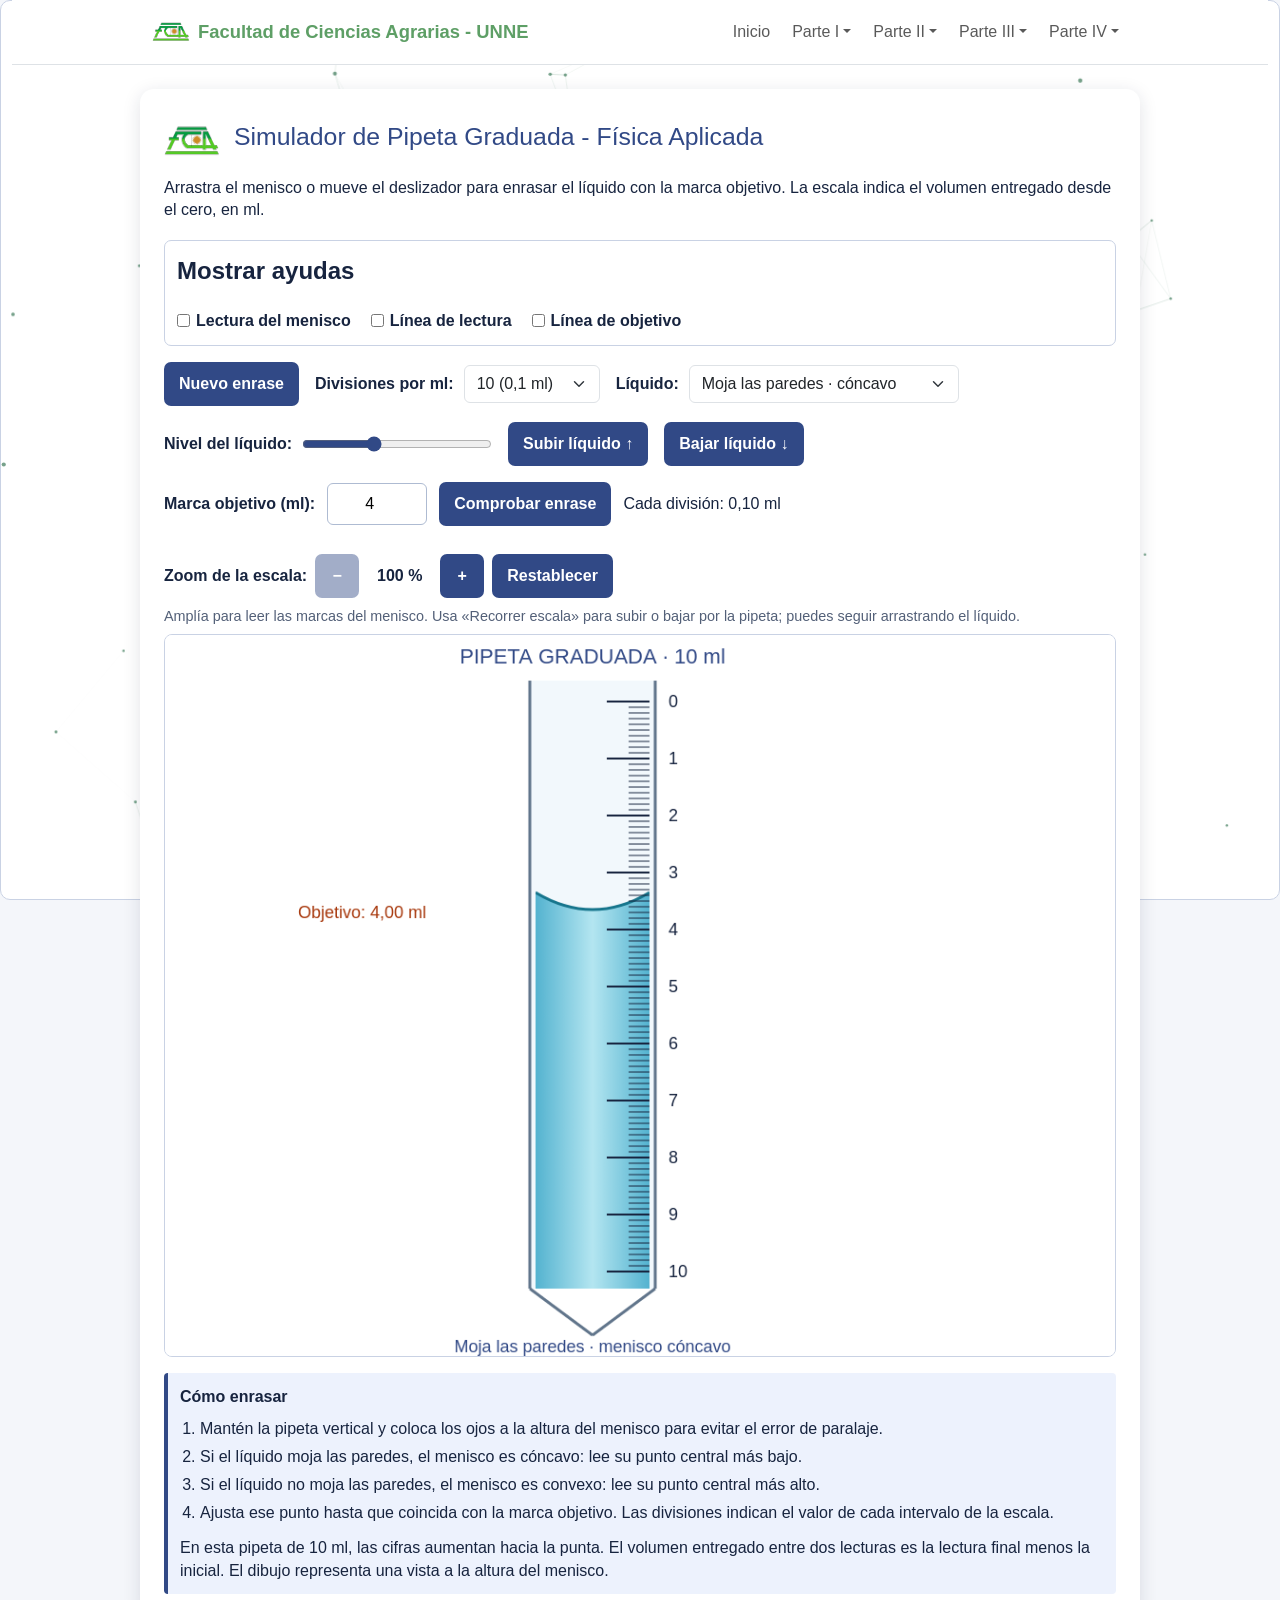
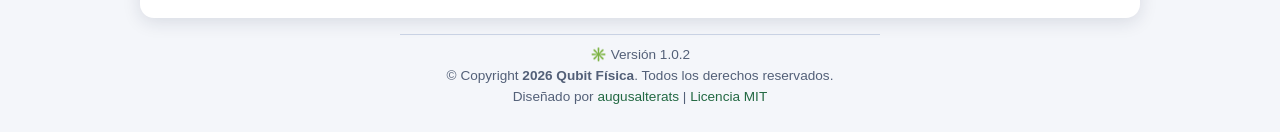
<file: pipeta.html>
<!doctype html>
<html lang="es">
<head>
  <meta charset="utf-8">
  <meta name="viewport" content="width=device-width, initial-scale=1">
  <title>Simulador de Pipeta Graduada</title>
  <meta name="description" content="Practica el enrase de una pipeta graduada con meniscos cóncavos y convexos y distintas divisiones de escala.">
  <link rel="icon" type="image/svg+xml" href="icoQubit.svg">
  <link href="https://cdn.jsdelivr.net/npm/bootstrap@5.3.3/dist/css/bootstrap.min.css" rel="stylesheet">
  <style>
    :root { --azul:#314986; --oscuro:#17243f; --verde:#236943; --verde-marca:#4b8f57; --verde-marca-claro:#5e9f66; }
    * { box-sizing:border-box; }
    body { margin:0; padding:0 12px 24px; font-family:Arial,sans-serif; background:#f4f6fa; color:#17243f; }
    #particulas { position:fixed; z-index:0; inset:0; display:block; width:100%; height:100%; pointer-events:none; }
    .pantalla-carga { position:fixed; inset:0; z-index:10; display:flex; flex-direction:column; align-items:center; justify-content:center; gap:18px; background:#f4f6fa; pointer-events:none; transition:opacity .35s, visibility .35s; }
    .pantalla-carga.oculta { opacity:0; visibility:hidden; }
    .gif-qubit { width:140px; height:140px; object-fit:contain; }
    .spinner { width:38px; height:38px; border:4px solid #c9d2e4; border-top-color:#81c784; border-radius:50%; animation:girar .8s linear infinite; }
    @keyframes girar { to { transform:rotate(360deg); } }
    main { position:relative; z-index:1; max-width:1000px; margin:24px auto 0; background:white; padding:24px; border-radius:14px; box-shadow:0 4px 18px #14204220; }
    .barra-sitio { position:relative; z-index:11; }
    .barra-sitio .container { max-width:1000px; }
    .navbar-brand img { width:38px; height:38px; object-fit:contain; }
    .navbar-brand { color:var(--verde-marca-claro); transition:color .18s ease; }
    .navbar-brand:hover, .navbar-brand:focus { color:#3e7f49; }
    .barra-sitio .nav-link { border:1px solid transparent; border-radius:6px; transition:border-color .18s ease, box-shadow .18s ease; }
    .barra-sitio .nav-link:hover, .barra-sitio .nav-link:focus-visible { background:transparent; border-color:var(--azul); color:var(--azul); box-shadow:0 2px 7px #17243f24; }
    .encabezado { display:flex; align-items:center; gap:14px; margin-bottom:8px; }
    .instrumento-icono { display:block; width:56px; height:56px; flex:0 0 56px; object-fit:contain; }
    h1 { margin:0 0 8px; color:var(--azul); font-size:1.55rem; }
    p { margin:7px 0 18px; line-height:1.4; }
    #panel { display:flex; gap:16px; align-items:center; flex-wrap:wrap; margin-bottom:16px; }
    button { border:0; padding:10px 15px; border-radius:7px; color:white; background:var(--azul); font-weight:bold; cursor:pointer; }
    button:hover { background:#213665; }
    label { font-weight:bold; }
    input[type="range"] { width:190px; accent-color:var(--azul); }
    input[type="checkbox"] { accent-color:var(--azul); }
    .opciones { display:flex; flex-wrap:wrap; gap:12px 20px; margin:0 0 16px; padding:12px; border:1px solid #c9d2e4; border-radius:7px; }
    .opciones legend { font-weight:bold; }
    .opciones label { display:flex; align-items:center; gap:6px; cursor:pointer; }
    select { padding:8px 10px; border:1px solid #aebbd2; border-radius:6px; background:white; color:var(--oscuro); font:inherit; }
    #lectura { margin-left:auto; font-size:1.15rem; font-weight:bold; color:var(--azul); }
    canvas { width:100%; max-width:100%; height:auto; display:block; border:1px solid #c9d2e4; border-radius:10px; background:#fff; touch-action:none; cursor:default; }
    .componentes { display:grid; grid-template-columns:repeat(2,1fr); gap:1px; margin-top:12px; margin-bottom:16px; background:#d7deea; border:1px solid #d7deea; border-radius:6px; overflow:hidden; }
    .componentes[hidden] { display:none; }
    .componente { padding:10px 12px; background:#f8f9fc; }
    .componente span { display:block; margin-bottom:4px; color:#536078; font-size:.85rem; }
    .componente strong { color:var(--azul); }
    .nota { padding:12px; border-left:4px solid var(--azul); background:#edf2fd; border-radius:4px; }
    .nota ol { margin:8px 0 0; padding-left:20px; }
    .nota li+li { margin-top:4px; }
    .ecuacion { margin:12px 0 4px; text-align:center; font-size:1.15rem; }
    .variables { margin:4px 0 0; font-size:.95rem; }
    footer { position:relative; z-index:1; max-width:1000px; margin:16px auto 0; color:#536078; text-align:center; font-size:.85rem; line-height:1.6; }
    footer p { margin:2px 0; }
    .separador-version { width:min(480px,85%); margin:10px auto; border:0; border-top:1px solid #c9d2e4; opacity:1; }
    .icono-version { color:var(--azul); }
    footer a { color:#236943; text-decoration:none; }
    code { white-space:nowrap; }
    @media (max-width:600px) {
      body { padding:0 12px 16px; }
      main { margin-top:16px; padding:16px; }
      .instrumento-icono { width:46px; height:46px; flex-basis:46px; }
      h1 { font-size:1.25rem; }
      .componentes { grid-template-columns:1fr; }
    }
    @media (prefers-reduced-motion:reduce) {
      .pantalla-carga { transition:none; }
      .spinner { animation:none; }
    }
    .menu-parte { max-width: calc(100vw - 24px); max-height: 70vh; overflow-y: auto; }
    .menu-parte .dropdown-header { white-space: normal; overflow-wrap: anywhere; }
    .menu-parte .titulo-parte { color: var(--azul); font-weight: 700; }
      .practica { display:flex; flex-wrap:wrap; align-items:center; gap:12px; margin:16px 0; }
    .practica input { width:100px; padding:8px; border:1px solid #aebbd2; border-radius:6px; }
    #estado { display:block; margin:12px 0; font-weight:bold; }
    #pipeta { cursor:ns-resize; }
    button:focus-visible, input:focus-visible, select:focus-visible { outline:3px solid #c2410c; outline-offset:2px; }
  </style>
  <link rel="stylesheet" href="responsive.css">
</head>
<body>
<canvas id="particulas" aria-hidden="true"></canvas>
<nav class="navbar navbar-expand-xl bg-white border-bottom barra-sitio" aria-label="Navegación principal">
  <div class="container">
    <a class="navbar-brand d-flex align-items-center gap-2 fw-bold" href="index.html"><img src="logoQubit.svg" alt=""><span>Facultad de Ciencias Agrarias - UNNE</span></a>
    <button class="navbar-toggler" type="button" data-bs-toggle="collapse" data-bs-target="#menuPrincipal" aria-controls="menuPrincipal" aria-expanded="false" aria-label="Abrir o cerrar navegación">
        <span class="navbar-toggler-icon"></span>
      </button>
      <div class="collapse navbar-collapse" id="menuPrincipal">
      <div class="navbar-nav ms-auto gap-1">
      <a class="nav-link" href="index.html">Inicio</a>
      <div class="nav-item dropdown">
        <button class="nav-link dropdown-toggle" type="button" data-bs-toggle="dropdown" aria-expanded="false">Parte I</button>
        <ul class="dropdown-menu menu-parte">
          <li><h6 class="dropdown-header titulo-parte">MECÁNICA</h6></li>
          <li><hr class="dropdown-divider"></li>
          <li><h6 class="dropdown-header">UNIDAD 1 - MEDICIONES</h6></li>
          <li><a class="dropdown-item" href="vernier.html">Calibre Vernier</a></li>
          <li><a class="dropdown-item" href="micrometro.html">Micrómetro</a></li>
          <li><span class="dropdown-item active" aria-current="page">Pipeta graduada</span></li>
          <li><a class="dropdown-item" href="probeta.html">Probeta graduada</a></li>
          <li><hr class="dropdown-divider"></li>
          <li><h6 class="dropdown-header">UNIDAD 2 - ESTÁTICA</h6></li>
          <li><a class="dropdown-item" href="fuerzas.html">Fuerzas en el plano XY</a></li>
          <li><a class="dropdown-item" href="torque.html">Torque o momento de una fuerza</a></li>
          <li><hr class="dropdown-divider"></li>
          <li><h6 class="dropdown-header">UNIDAD 3 - CINEMÁTICA</h6></li>
          <li><button class="dropdown-item" type="button" disabled>Próximamente</button></li>
          <li><hr class="dropdown-divider"></li>
          <li><h6 class="dropdown-header">UNIDAD 4 - DINÁMICA</h6></li>
          <li><button class="dropdown-item" type="button" disabled>Próximamente</button></li>
          <li><hr class="dropdown-divider"></li>
          <li><h6 class="dropdown-header">UNIDAD 5 - TRABAJO Y ENERGÍA</h6></li>
          <li><button class="dropdown-item" type="button" disabled>Próximamente</button></li>
        </ul>
      </div>
      <div class="nav-item dropdown">
        <button class="nav-link dropdown-toggle" type="button" data-bs-toggle="dropdown" aria-expanded="false">Parte II</button>
        <ul class="dropdown-menu menu-parte">
          <li><h6 class="dropdown-header titulo-parte">ESTÁTICA Y DINÁMICA DE LOS FLUIDOS</h6></li>
          <li><hr class="dropdown-divider"></li>
          <li><h6 class="dropdown-header">UNIDAD 6 - HIDROSTÁTICA</h6></li>
          <li><button class="dropdown-item" type="button" disabled>Próximamente</button></li>
          <li><hr class="dropdown-divider"></li>
          <li><h6 class="dropdown-header">UNIDAD 7 - HIDRODINÁMICA</h6></li>
          <li><button class="dropdown-item" type="button" disabled>Próximamente</button></li>
          <li><hr class="dropdown-divider"></li>
          <li><h6 class="dropdown-header">UNIDAD 8 - FENÓMENOS DE TRANSPORTE</h6></li>
          <li><button class="dropdown-item" type="button" disabled>Próximamente</button></li>
          <li><hr class="dropdown-divider"></li>
          <li><h6 class="dropdown-header">UNIDAD 9 - FENÓMENOS DE SUPERFICIE</h6></li>
          <li><button class="dropdown-item" type="button" disabled>Próximamente</button></li>
        </ul>
      </div>
      <div class="nav-item dropdown">
        <button class="nav-link dropdown-toggle" type="button" data-bs-toggle="dropdown" aria-expanded="false">Parte III</button>
        <ul class="dropdown-menu menu-parte">
          <li><h6 class="dropdown-header titulo-parte">CALOR Y TERMODINÁMICA</h6></li>
          <li><hr class="dropdown-divider"></li>
          <li><h6 class="dropdown-header">UNIDAD 10 - CALOR Y TEMPERATURA</h6></li>
          <li><button class="dropdown-item" type="button" disabled>Próximamente</button></li>
          <li><hr class="dropdown-divider"></li>
          <li><h6 class="dropdown-header">UNIDAD 11 - TRABAJO EN TERMODINÁMICA</h6></li>
          <li><button class="dropdown-item" type="button" disabled>Próximamente</button></li>
        </ul>
      </div>
      <div class="nav-item dropdown">
        <button class="nav-link dropdown-toggle" type="button" data-bs-toggle="dropdown" aria-expanded="false">Parte IV</button>
        <ul class="dropdown-menu menu-parte">
          <li><h6 class="dropdown-header titulo-parte">ELECTRICIDAD Y MAGNETISMO</h6></li>
          <li><hr class="dropdown-divider"></li>
          <li><h6 class="dropdown-header">UNIDAD 12 - CAMPO ELÉCTRICO</h6></li>
          <li><button class="dropdown-item" type="button" disabled>Próximamente</button></li>
          <li><hr class="dropdown-divider"></li>
          <li><h6 class="dropdown-header">UNIDAD 13 - CIRCUITOS DE CORRIENTE CONTINUA</h6></li>
          <li><button class="dropdown-item" type="button" disabled>Próximamente</button></li>
          <li><hr class="dropdown-divider"></li>
          <li><h6 class="dropdown-header">UNIDAD 14 - CAMPO MAGNÉTICO Y FEM INDUCIDA</h6></li>
          <li><button class="dropdown-item" type="button" disabled>Próximamente</button></li>
          <li><hr class="dropdown-divider"></li>
          <li><h6 class="dropdown-header">UNIDAD 15 - ONDAS Y ESPECTRO ELECTROMAGNÉTICO</h6></li>
          <li><button class="dropdown-item" type="button" disabled>Próximamente</button></li>
        </ul>
      </div>
    </div>
  </div>
    </div>
  </nav>
<div class="pantalla-carga" id="pantallaCarga" role="status" aria-live="polite">
  <img class="gif-qubit" src="qubit.gif" alt="Qubit">
  <span class="spinner" aria-hidden="true"></span>
  <span>Cargando simulador de pipeta...</span>
</div>
<main inert>
  <header class="encabezado"><img class="instrumento-icono" src="logoQubit.svg" alt=""><h1>Simulador de Pipeta Graduada - Física Aplicada</h1></header>
  <p>Arrastra el menisco o mueve el deslizador para enrasar el líquido con la marca objetivo. La escala indica el volumen entregado desde el cero, en ml.</p>
  <fieldset class="opciones"><legend>Mostrar ayudas</legend>
    <label><input id="mostrarResultado" type="checkbox"> Lectura del menisco</label>
    <label><input id="mostrarGuia" type="checkbox"> Línea de lectura</label>
    <label><input id="mostrarObjetivo" type="checkbox"> Línea de objetivo</label>
  </fieldset>
  <div id="panel">
    <button id="nuevo" type="button">Nuevo enrase</button>
    <div class="control-grupo"><label for="divisiones">Divisiones por ml:</label><select id="divisiones" class="form-select w-auto"><option value="2">2 (0,5 ml)</option><option value="5">5 (0,2 ml)</option><option value="10" selected>10 (0,1 ml)</option><option value="20">20 (0,05 ml)</option></select></div>
    <div class="control-grupo"><label for="menisco">Líquido:</label><select id="menisco" class="form-select w-auto"><option value="concavo">Moja las paredes · cóncavo</option><option value="convexo">No moja las paredes · convexo</option></select></div>
    <div class="control-grupo"><label for="posicion">Nivel del líquido:</label><input id="posicion" type="range" min="0" max="10" step="0.005" value="3.65"></div>
    <button id="subir" type="button">Subir líquido ↑</button><button id="bajar" type="button">Bajar líquido ↓</button>
    <output id="lectura" aria-live="polite" hidden></output>
  </div>
  <div class="practica"><label for="objetivo">Marca objetivo (ml):</label><input id="objetivo" type="number" min="0" max="10" step="0.1" value="4"><button id="comprobar" type="button">Comprobar enrase</button><span id="division"></span></div>
  <output id="estado" aria-live="polite"></output>
  <section class="zoom-instrumento" data-zoom-eje="vertical" aria-label="Ampliación de la escala de la pipeta">
    <div class="zoom-controles">
      <span>Zoom de la escala:</span>
      <button type="button" data-zoom="menos" aria-label="Reducir escala">−</button>
      <output class="zoom-nivel" aria-live="polite">100 %</output>
      <button type="button" data-zoom="mas" aria-label="Ampliar escala">+</button>
      <button type="button" data-zoom="restablecer">Restablecer</button>
    </div>
    <p class="zoom-ayuda">Amplía para leer las marcas del menisco. Usa «Recorrer escala» para subir o bajar por la pipeta; puedes seguir arrastrando el líquido.</p>
    <div class="escala-ventana" tabindex="0" role="region" aria-label="Escala ampliable; usa las flechas para recorrerla">
      <canvas id="pipeta" width="1000" height="760" role="img" aria-label="Pipeta graduada de 0 a 10 ml con menisco móvil. Usa los controles para ajustar el nivel."></canvas>
    </div>
    <label class="zoom-recorrido" hidden>Recorrer escala
      <input type="range" min="0" max="100" step="0.1" value="0" aria-label="Recorrer verticalmente la escala de la pipeta">
    </label>
  </section>
  <div class="nota" style="margin-top:16px"><strong>Cómo enrasar</strong><ol>
    <li>Mantén la pipeta vertical y coloca los ojos a la altura del menisco para evitar el error de paralaje.</li>
    <li>Si el líquido moja las paredes, el menisco es cóncavo: lee su punto central más bajo.</li>
    <li>Si el líquido no moja las paredes, el menisco es convexo: lee su punto central más alto.</li>
    <li>Ajusta ese punto hasta que coincida con la marca objetivo. Las divisiones indican el valor de cada intervalo de la escala.</li>
  </ol><p style="margin:12px 0 0">En esta pipeta de 10 ml, las cifras aumentan hacia la punta. El volumen entregado entre dos lecturas es la lectura final menos la inicial. El dibujo representa una vista a la altura del menisco.</p></div>
</main>
<footer>
  <hr class="separador-version">
  <p><span class="icono-version">✳️</span> Versión <span data-app-version></span></p>
  <p>© Copyright <strong>2026 Qubit Física</strong>. Todos los derechos reservados.</p>
  <p>Diseñado por <a href="https://github.com/qubitfisica">augusalterats</a> | <a href="https://qubitfisica.com.ar/LICENSE.md">Licencia MIT</a></p>
</footer>
<script src="pipeta.js"></script>
<script src="zoom.js"></script>
<script src="https://cdn.jsdelivr.net/npm/bootstrap@5.3.3/dist/js/bootstrap.bundle.min.js"></script>
<script src="particulas.js"></script><script src="version.js"></script>
<script>window.addEventListener('load', () => setTimeout(() => { document.querySelector('#pantallaCarga').classList.add('oculta'); document.querySelector('main').removeAttribute('inert'); }, 1000));</script>
</body></html>
</file>
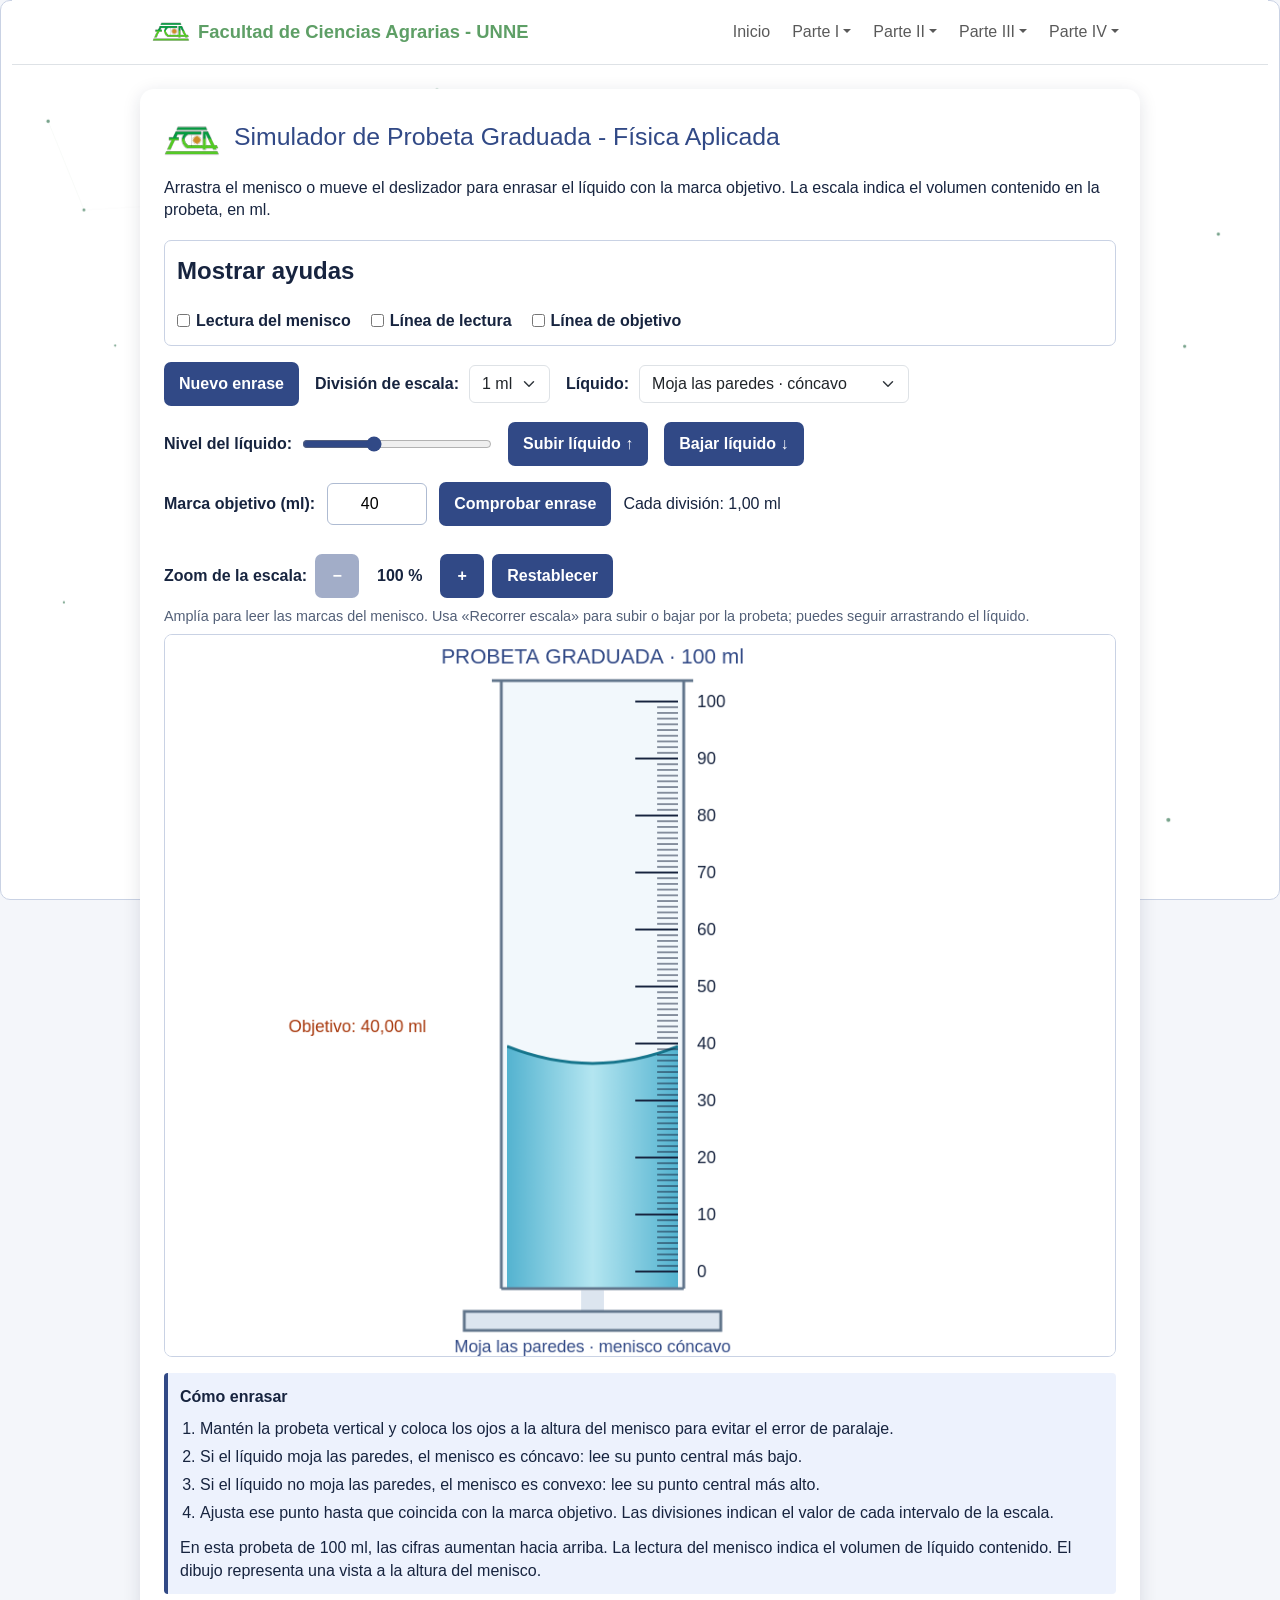
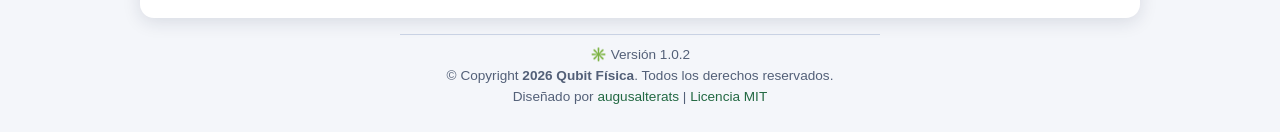
<file: probeta.html>
<!doctype html>
<html lang="es">
<head>
  <meta charset="utf-8">
  <meta name="viewport" content="width=device-width, initial-scale=1">
  <title>Simulador de Probeta Graduada</title>
  <meta name="description" content="Practica el enrase de una probeta graduada con meniscos cóncavos y convexos y distintas divisiones de escala.">
  <link rel="icon" type="image/svg+xml" href="icoQubit.svg">
  <link href="https://cdn.jsdelivr.net/npm/bootstrap@5.3.3/dist/css/bootstrap.min.css" rel="stylesheet">
  <style>
    :root { --azul:#314986; --oscuro:#17243f; --verde:#236943; --verde-marca:#4b8f57; --verde-marca-claro:#5e9f66; }
    * { box-sizing:border-box; }
    body { margin:0; padding:0 12px 24px; font-family:Arial,sans-serif; background:#f4f6fa; color:#17243f; }
    #particulas { position:fixed; z-index:0; inset:0; display:block; width:100%; height:100%; pointer-events:none; }
    .pantalla-carga { position:fixed; inset:0; z-index:10; display:flex; flex-direction:column; align-items:center; justify-content:center; gap:18px; background:#f4f6fa; pointer-events:none; transition:opacity .35s, visibility .35s; }
    .pantalla-carga.oculta { opacity:0; visibility:hidden; }
    .gif-qubit { width:140px; height:140px; object-fit:contain; }
    .spinner { width:38px; height:38px; border:4px solid #c9d2e4; border-top-color:#81c784; border-radius:50%; animation:girar .8s linear infinite; }
    @keyframes girar { to { transform:rotate(360deg); } }
    main { position:relative; z-index:1; max-width:1000px; margin:24px auto 0; background:white; padding:24px; border-radius:14px; box-shadow:0 4px 18px #14204220; }
    .barra-sitio { position:relative; z-index:11; }
    .barra-sitio .container { max-width:1000px; }
    .navbar-brand img { width:38px; height:38px; object-fit:contain; }
    .navbar-brand { color:var(--verde-marca-claro); transition:color .18s ease; }
    .navbar-brand:hover, .navbar-brand:focus { color:#3e7f49; }
    .barra-sitio .nav-link { border:1px solid transparent; border-radius:6px; transition:border-color .18s ease, box-shadow .18s ease; }
    .barra-sitio .nav-link:hover, .barra-sitio .nav-link:focus-visible { background:transparent; border-color:var(--azul); color:var(--azul); box-shadow:0 2px 7px #17243f24; }
    .encabezado { display:flex; align-items:center; gap:14px; margin-bottom:8px; }
    .instrumento-icono { display:block; width:56px; height:56px; flex:0 0 56px; object-fit:contain; }
    h1 { margin:0 0 8px; color:var(--azul); font-size:1.55rem; }
    p { margin:7px 0 18px; line-height:1.4; }
    #panel { display:flex; gap:16px; align-items:center; flex-wrap:wrap; margin-bottom:16px; }
    button { border:0; padding:10px 15px; border-radius:7px; color:white; background:var(--azul); font-weight:bold; cursor:pointer; }
    button:hover { background:#213665; }
    label { font-weight:bold; }
    input[type="range"] { width:190px; accent-color:var(--azul); }
    input[type="checkbox"] { accent-color:var(--azul); }
    .opciones { display:flex; flex-wrap:wrap; gap:12px 20px; margin:0 0 16px; padding:12px; border:1px solid #c9d2e4; border-radius:7px; }
    .opciones legend { font-weight:bold; }
    .opciones label { display:flex; align-items:center; gap:6px; cursor:pointer; }
    select { padding:8px 10px; border:1px solid #aebbd2; border-radius:6px; background:white; color:var(--oscuro); font:inherit; }
    #lectura { margin-left:auto; font-size:1.15rem; font-weight:bold; color:var(--azul); }
    canvas { width:100%; max-width:100%; height:auto; display:block; border:1px solid #c9d2e4; border-radius:10px; background:#fff; touch-action:none; cursor:default; }
    .componentes { display:grid; grid-template-columns:repeat(2,1fr); gap:1px; margin-top:12px; margin-bottom:16px; background:#d7deea; border:1px solid #d7deea; border-radius:6px; overflow:hidden; }
    .componentes[hidden] { display:none; }
    .componente { padding:10px 12px; background:#f8f9fc; }
    .componente span { display:block; margin-bottom:4px; color:#536078; font-size:.85rem; }
    .componente strong { color:var(--azul); }
    .nota { padding:12px; border-left:4px solid var(--azul); background:#edf2fd; border-radius:4px; }
    .nota ol { margin:8px 0 0; padding-left:20px; }
    .nota li+li { margin-top:4px; }
    .ecuacion { margin:12px 0 4px; text-align:center; font-size:1.15rem; }
    .variables { margin:4px 0 0; font-size:.95rem; }
    footer { position:relative; z-index:1; max-width:1000px; margin:16px auto 0; color:#536078; text-align:center; font-size:.85rem; line-height:1.6; }
    footer p { margin:2px 0; }
    .separador-version { width:min(480px,85%); margin:10px auto; border:0; border-top:1px solid #c9d2e4; opacity:1; }
    .icono-version { color:var(--azul); }
    footer a { color:#236943; text-decoration:none; }
    code { white-space:nowrap; }
    @media (max-width:600px) {
      body { padding:0 12px 16px; }
      main { margin-top:16px; padding:16px; }
      .instrumento-icono { width:46px; height:46px; flex-basis:46px; }
      h1 { font-size:1.25rem; }
      .componentes { grid-template-columns:1fr; }
    }
    @media (prefers-reduced-motion:reduce) {
      .pantalla-carga { transition:none; }
      .spinner { animation:none; }
    }
    .menu-parte { max-width: calc(100vw - 24px); max-height: 70vh; overflow-y: auto; }
    .menu-parte .dropdown-header { white-space: normal; overflow-wrap: anywhere; }
    .menu-parte .titulo-parte { color: var(--azul); font-weight: 700; }
      .practica { display:flex; flex-wrap:wrap; align-items:center; gap:12px; margin:16px 0; }
    .practica input { width:100px; padding:8px; border:1px solid #aebbd2; border-radius:6px; }
    #estado { display:block; margin:12px 0; font-weight:bold; }
    #probeta { cursor:ns-resize; }
    button:focus-visible, input:focus-visible, select:focus-visible { outline:3px solid #c2410c; outline-offset:2px; }
  </style>
  <link rel="stylesheet" href="responsive.css">
</head>
<body>
<canvas id="particulas" aria-hidden="true"></canvas>
<nav class="navbar navbar-expand-xl bg-white border-bottom barra-sitio" aria-label="Navegación principal">
  <div class="container">
    <a class="navbar-brand d-flex align-items-center gap-2 fw-bold" href="index.html"><img src="logoQubit.svg" alt=""><span>Facultad de Ciencias Agrarias - UNNE</span></a>
    <button class="navbar-toggler" type="button" data-bs-toggle="collapse" data-bs-target="#menuPrincipal" aria-controls="menuPrincipal" aria-expanded="false" aria-label="Abrir o cerrar navegación">
        <span class="navbar-toggler-icon"></span>
      </button>
      <div class="collapse navbar-collapse" id="menuPrincipal">
      <div class="navbar-nav ms-auto gap-1">
      <a class="nav-link" href="index.html">Inicio</a>
      <div class="nav-item dropdown">
        <button class="nav-link dropdown-toggle" type="button" data-bs-toggle="dropdown" aria-expanded="false">Parte I</button>
        <ul class="dropdown-menu menu-parte">
          <li><h6 class="dropdown-header titulo-parte">MECÁNICA</h6></li>
          <li><hr class="dropdown-divider"></li>
          <li><h6 class="dropdown-header">UNIDAD 1 - MEDICIONES</h6></li>
          <li><a class="dropdown-item" href="vernier.html">Calibre Vernier</a></li>
          <li><a class="dropdown-item" href="micrometro.html">Micrómetro</a></li>
          <li><a class="dropdown-item" href="pipeta.html">Pipeta graduada</a></li>
          <li><span class="dropdown-item active" aria-current="page">Probeta graduada</span></li>
          <li><hr class="dropdown-divider"></li>
          <li><h6 class="dropdown-header">UNIDAD 2 - ESTÁTICA</h6></li>
          <li><a class="dropdown-item" href="fuerzas.html">Fuerzas en el plano XY</a></li>
          <li><a class="dropdown-item" href="torque.html">Torque o momento de una fuerza</a></li>
          <li><hr class="dropdown-divider"></li>
          <li><h6 class="dropdown-header">UNIDAD 3 - CINEMÁTICA</h6></li>
          <li><button class="dropdown-item" type="button" disabled>Próximamente</button></li>
          <li><hr class="dropdown-divider"></li>
          <li><h6 class="dropdown-header">UNIDAD 4 - DINÁMICA</h6></li>
          <li><button class="dropdown-item" type="button" disabled>Próximamente</button></li>
          <li><hr class="dropdown-divider"></li>
          <li><h6 class="dropdown-header">UNIDAD 5 - TRABAJO Y ENERGÍA</h6></li>
          <li><button class="dropdown-item" type="button" disabled>Próximamente</button></li>
        </ul>
      </div>
      <div class="nav-item dropdown">
        <button class="nav-link dropdown-toggle" type="button" data-bs-toggle="dropdown" aria-expanded="false">Parte II</button>
        <ul class="dropdown-menu menu-parte">
          <li><h6 class="dropdown-header titulo-parte">ESTÁTICA Y DINÁMICA DE LOS FLUIDOS</h6></li>
          <li><hr class="dropdown-divider"></li>
          <li><h6 class="dropdown-header">UNIDAD 6 - HIDROSTÁTICA</h6></li>
          <li><button class="dropdown-item" type="button" disabled>Próximamente</button></li>
          <li><hr class="dropdown-divider"></li>
          <li><h6 class="dropdown-header">UNIDAD 7 - HIDRODINÁMICA</h6></li>
          <li><button class="dropdown-item" type="button" disabled>Próximamente</button></li>
          <li><hr class="dropdown-divider"></li>
          <li><h6 class="dropdown-header">UNIDAD 8 - FENÓMENOS DE TRANSPORTE</h6></li>
          <li><button class="dropdown-item" type="button" disabled>Próximamente</button></li>
          <li><hr class="dropdown-divider"></li>
          <li><h6 class="dropdown-header">UNIDAD 9 - FENÓMENOS DE SUPERFICIE</h6></li>
          <li><button class="dropdown-item" type="button" disabled>Próximamente</button></li>
        </ul>
      </div>
      <div class="nav-item dropdown">
        <button class="nav-link dropdown-toggle" type="button" data-bs-toggle="dropdown" aria-expanded="false">Parte III</button>
        <ul class="dropdown-menu menu-parte">
          <li><h6 class="dropdown-header titulo-parte">CALOR Y TERMODINÁMICA</h6></li>
          <li><hr class="dropdown-divider"></li>
          <li><h6 class="dropdown-header">UNIDAD 10 - CALOR Y TEMPERATURA</h6></li>
          <li><button class="dropdown-item" type="button" disabled>Próximamente</button></li>
          <li><hr class="dropdown-divider"></li>
          <li><h6 class="dropdown-header">UNIDAD 11 - TRABAJO EN TERMODINÁMICA</h6></li>
          <li><button class="dropdown-item" type="button" disabled>Próximamente</button></li>
        </ul>
      </div>
      <div class="nav-item dropdown">
        <button class="nav-link dropdown-toggle" type="button" data-bs-toggle="dropdown" aria-expanded="false">Parte IV</button>
        <ul class="dropdown-menu menu-parte">
          <li><h6 class="dropdown-header titulo-parte">ELECTRICIDAD Y MAGNETISMO</h6></li>
          <li><hr class="dropdown-divider"></li>
          <li><h6 class="dropdown-header">UNIDAD 12 - CAMPO ELÉCTRICO</h6></li>
          <li><button class="dropdown-item" type="button" disabled>Próximamente</button></li>
          <li><hr class="dropdown-divider"></li>
          <li><h6 class="dropdown-header">UNIDAD 13 - CIRCUITOS DE CORRIENTE CONTINUA</h6></li>
          <li><button class="dropdown-item" type="button" disabled>Próximamente</button></li>
          <li><hr class="dropdown-divider"></li>
          <li><h6 class="dropdown-header">UNIDAD 14 - CAMPO MAGNÉTICO Y FEM INDUCIDA</h6></li>
          <li><button class="dropdown-item" type="button" disabled>Próximamente</button></li>
          <li><hr class="dropdown-divider"></li>
          <li><h6 class="dropdown-header">UNIDAD 15 - ONDAS Y ESPECTRO ELECTROMAGNÉTICO</h6></li>
          <li><button class="dropdown-item" type="button" disabled>Próximamente</button></li>
        </ul>
      </div>
    </div>
  </div>
    </div>
  </nav>
<div class="pantalla-carga" id="pantallaCarga" role="status" aria-live="polite">
  <img class="gif-qubit" src="qubit.gif" alt="Qubit">
  <span class="spinner" aria-hidden="true"></span>
  <span>Cargando simulador de probeta...</span>
</div>
<main inert>
  <header class="encabezado"><img class="instrumento-icono" src="logoQubit.svg" alt=""><h1>Simulador de Probeta Graduada - Física Aplicada</h1></header>
  <p>Arrastra el menisco o mueve el deslizador para enrasar el líquido con la marca objetivo. La escala indica el volumen contenido en la probeta, en ml.</p>
  <fieldset class="opciones"><legend>Mostrar ayudas</legend>
    <label><input id="mostrarResultado" type="checkbox"> Lectura del menisco</label>
    <label><input id="mostrarGuia" type="checkbox"> Línea de lectura</label>
    <label><input id="mostrarObjetivo" type="checkbox"> Línea de objetivo</label>
  </fieldset>
  <div id="panel">
    <button id="nuevo" type="button">Nuevo enrase</button>
    <div class="control-grupo"><label for="divisiones">División de escala:</label><select id="divisiones" class="form-select w-auto"><option value="0.2">5 ml</option><option value="0.5">2 ml</option><option value="1" selected>1 ml</option></select></div>
    <div class="control-grupo"><label for="menisco">Líquido:</label><select id="menisco" class="form-select w-auto"><option value="concavo">Moja las paredes · cóncavo</option><option value="convexo">No moja las paredes · convexo</option></select></div>
    <div class="control-grupo"><label for="posicion">Nivel del líquido:</label><input id="posicion" type="range" min="0" max="100" step="0.05" value="36.5"></div>
    <button id="subir" type="button">Subir líquido ↑</button><button id="bajar" type="button">Bajar líquido ↓</button>
    <output id="lectura" aria-live="polite" hidden></output>
  </div>
  <div class="practica"><label for="objetivo">Marca objetivo (ml):</label><input id="objetivo" type="number" min="0" max="100" step="1" value="40"><button id="comprobar" type="button">Comprobar enrase</button><span id="division"></span></div>
  <output id="estado" aria-live="polite"></output>
  <section class="zoom-instrumento" data-zoom-eje="vertical" aria-label="Ampliación de la escala de la probeta">
    <div class="zoom-controles">
      <span>Zoom de la escala:</span>
      <button type="button" data-zoom="menos" aria-label="Reducir escala">−</button>
      <output class="zoom-nivel" aria-live="polite">100 %</output>
      <button type="button" data-zoom="mas" aria-label="Ampliar escala">+</button>
      <button type="button" data-zoom="restablecer">Restablecer</button>
    </div>
    <p class="zoom-ayuda">Amplía para leer las marcas del menisco. Usa «Recorrer escala» para subir o bajar por la probeta; puedes seguir arrastrando el líquido.</p>
    <div class="escala-ventana" tabindex="0" role="region" aria-label="Escala ampliable; usa las flechas para recorrerla">
      <canvas id="probeta" width="1000" height="760" role="img" aria-label="Probeta graduada de 0 a 100 ml con menisco móvil. Usa los controles para ajustar el nivel."></canvas>
    </div>
    <label class="zoom-recorrido" hidden>Recorrer escala
      <input type="range" min="0" max="100" step="0.1" value="0" aria-label="Recorrer verticalmente la escala de la probeta">
    </label>
  </section>
  <div class="nota" style="margin-top:16px"><strong>Cómo enrasar</strong><ol>
    <li>Mantén la probeta vertical y coloca los ojos a la altura del menisco para evitar el error de paralaje.</li>
    <li>Si el líquido moja las paredes, el menisco es cóncavo: lee su punto central más bajo.</li>
    <li>Si el líquido no moja las paredes, el menisco es convexo: lee su punto central más alto.</li>
    <li>Ajusta ese punto hasta que coincida con la marca objetivo. Las divisiones indican el valor de cada intervalo de la escala.</li>
  </ol><p style="margin:12px 0 0">En esta probeta de 100 ml, las cifras aumentan hacia arriba. La lectura del menisco indica el volumen de líquido contenido. El dibujo representa una vista a la altura del menisco.</p></div>
</main>
<footer>
  <hr class="separador-version">
  <p><span class="icono-version">✳️</span> Versión <span data-app-version></span></p>
  <p>© Copyright <strong>2026 Qubit Física</strong>. Todos los derechos reservados.</p>
  <p>Diseñado por <a href="https://github.com/qubitfisica">augusalterats</a> | <a href="https://qubitfisica.com.ar/LICENSE.md">Licencia MIT</a></p>
</footer>
<script src="probeta.js"></script>
<script src="zoom.js"></script>
<script src="https://cdn.jsdelivr.net/npm/bootstrap@5.3.3/dist/js/bootstrap.bundle.min.js"></script>
<script src="particulas.js"></script><script src="version.js"></script>
<script>window.addEventListener('load', () => setTimeout(() => { document.querySelector('#pantallaCarga').classList.add('oculta'); document.querySelector('main').removeAttribute('inert'); }, 1000));</script>
</body></html>
</file>
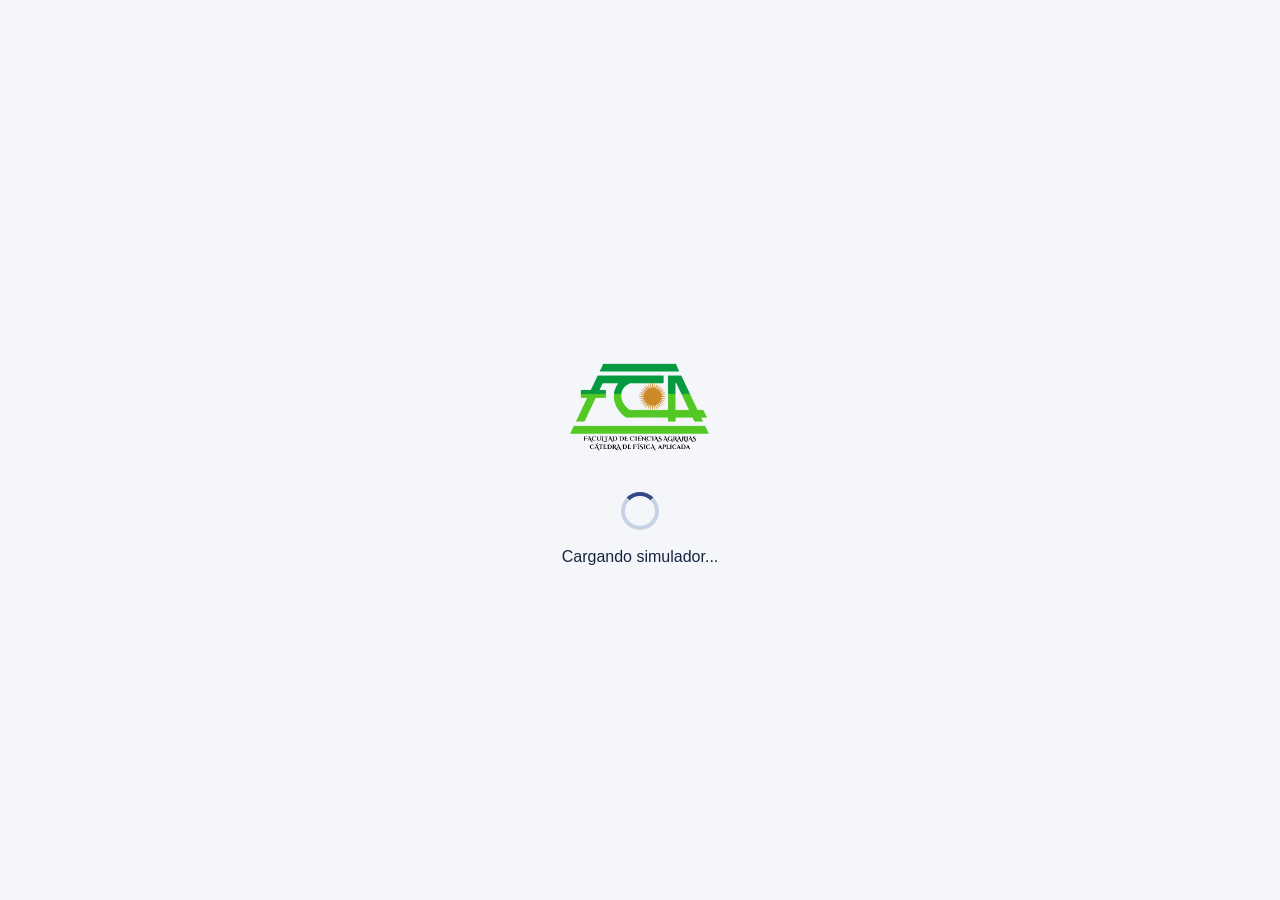
<file: simulador_vernier.html>
<!doctype html>
<html lang="es">
<head>
  <meta charset="utf-8">
  <meta name="viewport" content="width=device-width, initial-scale=1">
  <title>Simulador de Calibre Vernier</title>
  <link rel="icon" type="image/svg+xml" href="icoQubit.svg">
  <style>
    :root { --azul:#314986; --oscuro:#17243f; }
    * { box-sizing:border-box; }
    body { margin:0; padding:24px; font-family:Arial,sans-serif; background:#f4f6fa; color:#17243f; }
    .pantalla-carga { position:fixed; inset:0; z-index:10; display:flex; flex-direction:column; align-items:center; justify-content:center; gap:18px; background:#f4f6fa; transition:opacity .35s, visibility .35s; }
    .pantalla-carga.oculta { opacity:0; visibility:hidden; }
    .gif-qubit { width:140px; height:140px; object-fit:contain; }
    .spinner { width:38px; height:38px; border:4px solid #c9d2e4; border-top-color:var(--azul); border-radius:50%; animation:girar .8s linear infinite; }
    @keyframes girar { to { transform:rotate(360deg); } }
    main { max-width:1000px; margin:auto; background:white; padding:24px; border-radius:14px; box-shadow:0 4px 18px #14204220; }
    .encabezado { display:flex; align-items:center; gap:14px; margin-bottom:8px; }
    .logo-qubit { display:block; width:56px; height:56px; flex:0 0 56px; object-fit:contain; }
    h1 { margin:0 0 8px; color:var(--azul); font-size:1.55rem; }
    p { margin:7px 0 18px; line-height:1.4; }
    #panel { display:flex; gap:16px; align-items:center; flex-wrap:wrap; margin-bottom:16px; }
    button { border:0; padding:10px 15px; border-radius:7px; color:white; background:var(--azul); font-weight:bold; cursor:pointer; }
    button:hover { background:#213665; }
    label { font-weight:bold; }
    input { width:190px; accent-color:var(--azul); }
    select { padding:8px 10px; border:1px solid #aebbd2; border-radius:6px; background:white; color:var(--oscuro); font:inherit; }
    #lectura { margin-left:auto; font-size:1.15rem; font-weight:bold; color:var(--azul); }
    canvas { width:100%; max-width:100%; height:auto; display:block; border:1px solid #c9d2e4; border-radius:10px; background:#fff; touch-action:none; cursor:ew-resize; }
    .nota { padding:12px; border-left:4px solid var(--azul); background:#edf2fd; border-radius:4px; }
    .nota ol { margin:8px 0 0; padding-left:20px; }
    .nota li+li { margin-top:4px; }
    .ecuacion { margin:12px 0 4px; text-align:center; font-size:1.15rem; }
    .variables { margin:4px 0 0; font-size:.95rem; }
    code { white-space:nowrap; }
    @media (max-width:600px) {
      body { padding:12px; }
      main { padding:16px; }
      .logo-qubit { width:46px; height:46px; flex-basis:46px; }
      h1 { font-size:1.25rem; }
    }
    @media (prefers-reduced-motion:reduce) {
      .pantalla-carga { transition:none; }
      .spinner { animation:none; }
    }
  </style>
</head>
<body>
<div class="pantalla-carga" id="pantallaCarga" role="status" aria-live="polite">
  <img class="gif-qubit" src="qubit.gif" alt="Qubit">
  <span class="spinner" aria-hidden="true"></span>
  <span>Cargando simulador...</span>
</div>
<main inert>
  <header class="encabezado">
    <img class="logo-qubit" src="logoQubit.svg" alt="Qubit">
    <h1>Simulador de Calibre Vernier - Prof. en Física Augusto Alterats</h1>
  </header>
  <p>Pulse nueva medición o arrastre el nonio sobre la regla principal o use el deslizador. La precisión es <strong id="resolucion">0,1 mm</strong>.</p>
  <div id="panel">
    <button id="nuevo">Nueva medición</button>
    <label for="posicion">Posición:</label>
    <input id="posicion" type="range" min="0" max="1200" step="1" value="374">
    <label for="divisiones">Divisiones del nonio:</label>
    <select id="divisiones">
      <option value="10" selected>10</option>
      <option value="15">15</option>
      <option value="20">20</option>
    </select>
    <output id="lectura" aria-live="polite">37,4 mm</output>
  </div>
  <canvas id="vernier" width="950" height="390" aria-label="Regla Vernier interactiva"></canvas>
  <div class="nota">
    <strong>Lectura:</strong>
    <ol>
      <li>En la regla principal, lea los milímetros completos que quedan a la izquierda del cero del nonio.</li>
      <li>Si el cero del nonio coincide exactamente con una marca de la regla principal, esa es la lectura; el nonio aporta 0 mm.</li>
      <li>Si no coincide, busque la división del nonio que coincide con una marca principal. Cuente las divisiones desde el cero, multiplique ese número por la precisión indicada arriba y sume el resultado a los milímetros completos.</li>
    </ol>
    <p class="ecuacion"><strong>L = L′ + n · p</strong></p>
    <p class="variables">L: lectura total; L′: lectura de la regla principal; n: número de divisiones hasta la coincidencia; p: precisión del nonio.</p>
  </div>
</main>
<script>
  const canvas = document.querySelector('#vernier');
  const ctx = canvas.getContext('2d');
  const range = document.querySelector('#posicion');
  const lectura = document.querySelector('#lectura');
  const nuevo = document.querySelector('#nuevo');
  const divisionesInput = document.querySelector('#divisiones');
  const resolucion = document.querySelector('#resolucion');
  const pxPorMm = 6, x0 = 75, yRegla = 145, yNonio = 145;
  let divisiones = Number(divisionesInput.value);
  let medida = Number(range.value) / divisiones, arrastrando = false;

  const coma = n => {
    const decimales = divisiones === 10 ? 1 : divisiones === 15 ? 4 : 2;
    return n.toFixed(decimales).replace(/\.?0+$/, '').replace('.', ',');
  };
  function linea(x1, y1, x2, y2, ancho=1, color='#17243f') {
    ctx.beginPath(); ctx.moveTo(x1,y1); ctx.lineTo(x2,y2); ctx.lineWidth=ancho; ctx.strokeStyle=color; ctx.stroke();
  }
  function texto(t,x,y,tam=14,alinear='center',color='#17243f') {
    ctx.font = `${tam}px Arial`; ctx.textAlign=alinear; ctx.fillStyle=color; ctx.fillText(t,x,y);
  }
  function dibujar() {
    ctx.clearRect(0,0,canvas.width,canvas.height);
    // Regla principal sobre el fondo blanco del canvas.
    linea(x0,yRegla,914,yRegla,3,'#17243f');
    // Escala fija: cada marca equivale a 1 mm.
    for (let mm=0; mm<=140; mm++) {
      const x=x0+mm*pxPorMm;
      if(x>920) break;
      const alto= mm%10===0 ? 65 : mm%5===0 ? 47 : 29;
      linea(x,yRegla,x,yRegla-alto,mm%10===0?2.3:1.25);
      if(mm%10===0) texto(mm,x,yRegla-77,16);
    }
    texto('REGLA PRINCIPAL (mm)', 475,30,15,'center','#314986');
    // Carro: su cero corresponde a la medida elegida.
    const xcero=x0+medida*pxPorMm;
    const coincidencia=Math.round((medida-Math.floor(medida))*divisiones)%divisiones;
    const pasoNonio=(divisiones-1)/divisiones;
    const largoNonio=(divisiones-1)*pxPorMm;
    // El nonio comienza pegado a la línea base de la escala principal.
    linea(xcero,yNonio+74,xcero+largoNonio,yNonio+74,1.5,'#7b8794');
    for(let i=0;i<=divisiones;i++) {
      const x=xcero+i*pasoNonio*pxPorMm;
      const alto=i===0?72: i===divisiones?74:34;
      const coincide=i===coincidencia;
      linea(x,yNonio,x,yNonio+alto,coincide?2.8:i===0?2:1.2,coincide?'#c2410c':'#263238');
      if(i%5===0||i===divisiones) texto(i,x,yNonio+85,12,'center','#263238');
    }
    texto(`NONIO: ${divisiones} divisiones`,xcero+largoNonio/2,yNonio+145,14,'center','#263238');
    const xCoincide=xcero+coincidencia*pasoNonio*pxPorMm;
    texto(`Coincidencia: ${coincidencia}`,xCoincide,yNonio+110,13,'center','#c2410c');
    lectura.textContent=`${coma(medida)} mm`;
    range.setAttribute('aria-valuetext',`${coma(medida)} mm`);
  }
  function establecer(valor) {
    medida=Math.round(Math.max(0,Math.min(120,valor))*divisiones)/divisiones;
    range.value=Math.round(medida*divisiones); dibujar();
  }
  range.addEventListener('input',e=>establecer(Number(e.target.value)/divisiones));
  divisionesInput.addEventListener('change',e=>{
    divisiones=Number(e.target.value);
    range.max=120*divisiones;
    resolucion.textContent=`${coma(1/divisiones)} mm`;
    establecer(medida);
  });
  nuevo.addEventListener('click',()=>establecer(Math.floor(Math.random()*120*divisiones+1)/divisiones));
  canvas.addEventListener('pointerdown',e=>{arrastrando=true; canvas.setPointerCapture(e.pointerId); mover(e);});
  canvas.addEventListener('pointermove',e=>{if(arrastrando)mover(e);});
  canvas.addEventListener('pointerup',()=>arrastrando=false);
  canvas.addEventListener('pointercancel',()=>arrastrando=false);
  function mover(e) {
    const r=canvas.getBoundingClientRect();
    establecer((e.clientX-r.left)*(canvas.width/r.width)/pxPorMm-x0/pxPorMm);
  }
  dibujar();
  window.addEventListener('load',()=>setTimeout(()=>{
    document.querySelector('#pantallaCarga').classList.add('oculta');
    document.querySelector('main').removeAttribute('inert');
  },2000));
</script>
</body>
</html>
</file>
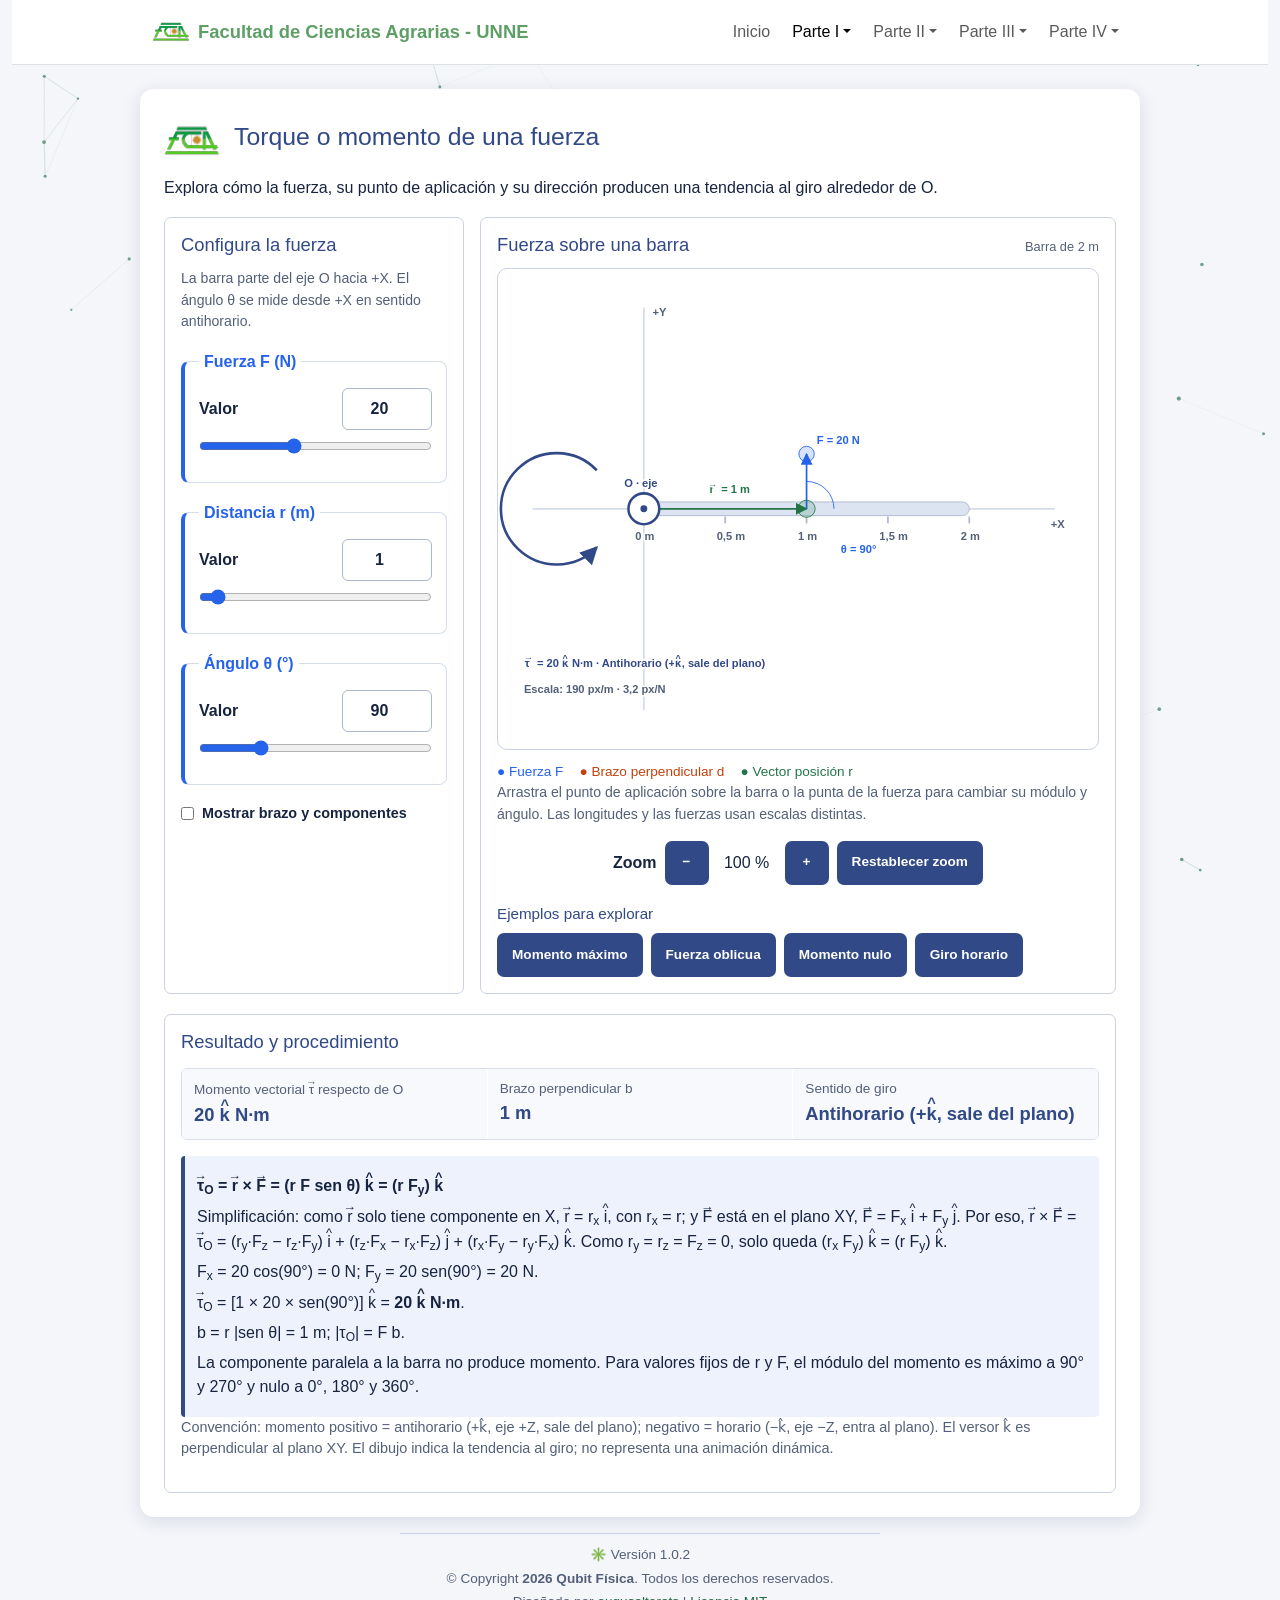
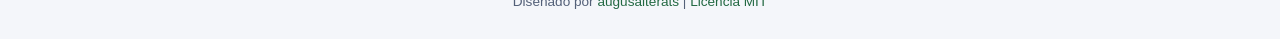
<file: torque.html>
<!doctype html>
<html lang="es">
<head>
<meta charset="utf-8"><meta name="viewport" content="width=device-width, initial-scale=1">
<title>Torque o momento de una fuerza | Física Aplicada</title>
<link rel="icon" href="icoQubit.svg" type="image/svg+xml">
<meta name="description" content="Explora el torque, el brazo de palanca y el sentido del momento de una fuerza.">
<link href="https://cdn.jsdelivr.net/npm/bootstrap@5.3.3/dist/css/bootstrap.min.css" rel="stylesheet">
<link rel="stylesheet" href="fuerzas.css">
<link rel="stylesheet" href="responsive.css">
<style>
.simbolo-vector, .simbolo-versor { position:relative; display:inline-block; padding-top:0.3em; line-height:1; }
.simbolo-vector::before, .simbolo-versor::before { position:absolute; top:-0.2em; left:50%; transform:translateX(-50%); font-size:0.8em; line-height:1; }
.simbolo-vector::before { content:"→"; }
.simbolo-versor::before { content:"^"; }
</style>
</head>
<body>
<canvas id="particulas" aria-hidden="true"></canvas>
<nav class="navbar navbar-expand-xl bg-white border-bottom barra-sitio" aria-label="Navegación principal">
  <div class="container">
    <a class="navbar-brand d-flex align-items-center gap-2 fw-bold" href="index.html"><img src="logoQubit.svg" alt=""><span>Facultad de Ciencias Agrarias - UNNE</span></a>
    <button class="navbar-toggler" type="button" data-bs-toggle="collapse" data-bs-target="#menuPrincipal" aria-controls="menuPrincipal" aria-expanded="false" aria-label="Abrir o cerrar navegación">
        <span class="navbar-toggler-icon"></span>
      </button>
      <div class="collapse navbar-collapse" id="menuPrincipal">
      <div class="navbar-nav ms-auto gap-1">
      <a class="nav-link" href="index.html">Inicio</a>
      <div class="nav-item dropdown">
        <button class="nav-link dropdown-toggle active" type="button" data-bs-toggle="dropdown" aria-expanded="false">Parte I</button>
        <ul class="dropdown-menu menu-parte">
          <li><h6 class="dropdown-header titulo-parte">MECÁNICA</h6></li>
          <li><hr class="dropdown-divider"></li>
          <li><h6 class="dropdown-header">UNIDAD 1 - MEDICIONES</h6></li>
          <li><a class="dropdown-item" href="vernier.html">Calibre Vernier</a></li>
          <li><a class="dropdown-item" href="micrometro.html">Micrómetro</a></li>
          <li><a class="dropdown-item" href="pipeta.html">Pipeta graduada</a></li>
          <li><a class="dropdown-item" href="probeta.html">Probeta graduada</a></li>
          <li><hr class="dropdown-divider"></li>
          <li><h6 class="dropdown-header">UNIDAD 2 - ESTÁTICA</h6></li>
          <li><a class="dropdown-item" href="fuerzas.html">Fuerzas en el plano XY</a></li>
          <li><span class="dropdown-item active" aria-current="page">Torque o momento de una fuerza</span></li>
          <li><hr class="dropdown-divider"></li>
          <li><h6 class="dropdown-header">UNIDAD 3 - CINEMÁTICA</h6></li>
          <li><button class="dropdown-item" type="button" disabled>Próximamente</button></li>
          <li><hr class="dropdown-divider"></li>
          <li><h6 class="dropdown-header">UNIDAD 4 - DINÁMICA</h6></li>
          <li><button class="dropdown-item" type="button" disabled>Próximamente</button></li>
          <li><hr class="dropdown-divider"></li>
          <li><h6 class="dropdown-header">UNIDAD 5 - TRABAJO Y ENERGÍA</h6></li>
          <li><button class="dropdown-item" type="button" disabled>Próximamente</button></li>
        </ul>
      </div>
      <div class="nav-item dropdown">
        <button class="nav-link dropdown-toggle" type="button" data-bs-toggle="dropdown" aria-expanded="false">Parte II</button>
        <ul class="dropdown-menu menu-parte">
          <li><h6 class="dropdown-header titulo-parte">ESTÁTICA Y DINÁMICA DE LOS FLUIDOS</h6></li>
          <li><hr class="dropdown-divider"></li>
          <li><h6 class="dropdown-header">UNIDAD 6 - HIDROSTÁTICA</h6></li>
          <li><button class="dropdown-item" type="button" disabled>Próximamente</button></li>
          <li><hr class="dropdown-divider"></li>
          <li><h6 class="dropdown-header">UNIDAD 7 - HIDRODINÁMICA</h6></li>
          <li><button class="dropdown-item" type="button" disabled>Próximamente</button></li>
          <li><hr class="dropdown-divider"></li>
          <li><h6 class="dropdown-header">UNIDAD 8 - FENÓMENOS DE TRANSPORTE</h6></li>
          <li><button class="dropdown-item" type="button" disabled>Próximamente</button></li>
          <li><hr class="dropdown-divider"></li>
          <li><h6 class="dropdown-header">UNIDAD 9 - FENÓMENOS DE SUPERFICIE</h6></li>
          <li><button class="dropdown-item" type="button" disabled>Próximamente</button></li>
        </ul>
      </div>
      <div class="nav-item dropdown">
        <button class="nav-link dropdown-toggle" type="button" data-bs-toggle="dropdown" aria-expanded="false">Parte III</button>
        <ul class="dropdown-menu menu-parte">
          <li><h6 class="dropdown-header titulo-parte">CALOR Y TERMODINÁMICA</h6></li>
          <li><hr class="dropdown-divider"></li>
          <li><h6 class="dropdown-header">UNIDAD 10 - CALOR Y TEMPERATURA</h6></li>
          <li><button class="dropdown-item" type="button" disabled>Próximamente</button></li>
          <li><hr class="dropdown-divider"></li>
          <li><h6 class="dropdown-header">UNIDAD 11 - TRABAJO EN TERMODINÁMICA</h6></li>
          <li><button class="dropdown-item" type="button" disabled>Próximamente</button></li>
        </ul>
      </div>
      <div class="nav-item dropdown">
        <button class="nav-link dropdown-toggle" type="button" data-bs-toggle="dropdown" aria-expanded="false">Parte IV</button>
        <ul class="dropdown-menu menu-parte">
          <li><h6 class="dropdown-header titulo-parte">ELECTRICIDAD Y MAGNETISMO</h6></li>
          <li><hr class="dropdown-divider"></li>
          <li><h6 class="dropdown-header">UNIDAD 12 - CAMPO ELÉCTRICO</h6></li>
          <li><button class="dropdown-item" type="button" disabled>Próximamente</button></li>
          <li><hr class="dropdown-divider"></li>
          <li><h6 class="dropdown-header">UNIDAD 13 - CIRCUITOS DE CORRIENTE CONTINUA</h6></li>
          <li><button class="dropdown-item" type="button" disabled>Próximamente</button></li>
          <li><hr class="dropdown-divider"></li>
          <li><h6 class="dropdown-header">UNIDAD 14 - CAMPO MAGNÉTICO Y FEM INDUCIDA</h6></li>
          <li><button class="dropdown-item" type="button" disabled>Próximamente</button></li>
          <li><hr class="dropdown-divider"></li>
          <li><h6 class="dropdown-header">UNIDAD 15 - ONDAS Y ESPECTRO ELECTROMAGNÉTICO</h6></li>
          <li><button class="dropdown-item" type="button" disabled>Próximamente</button></li>
        </ul>
      </div>
    </div>
  </div>
    </div>
  </nav>
<div class="pantalla-carga" id="pantallaCarga" role="status" aria-live="polite">
  <img class="gif-qubit" src="qubit.gif" alt="Qubit">
  <span class="spinner" aria-hidden="true"></span>
  <span>Cargando simulador de torque...</span>
</div>
<main inert>
<header class="encabezado"><img class="instrumento-icono" src="logoQubit.svg" alt=""><h1>Torque o momento de una fuerza</h1></header>
<p>Explora cómo la fuerza, su punto de aplicación y su dirección producen una tendencia al giro alrededor de O.</p>
<div class="layout">
<section class="panel controles" aria-label="Configuración del momento">
<h2>Configura la fuerza</h2>
<p>La barra parte del eje O hacia +X. El ángulo θ se mide desde +X en sentido antihorario.</p>
<div id="controles"></div>
<label class="check"><input type="checkbox" id="auxiliares"> Mostrar brazo y componentes</label>
<button type="button" id="restablecer" class="reiniciar">Restablecer</button>
</section>
<section class="panel grafico" aria-label="Representación del momento">
<div class="cabecera"><h2>Fuerza sobre una barra</h2><span id="longitudBarra">Barra de 2 m</span></div>
<svg id="plano" viewBox="0 0 700 560" role="img" aria-labelledby="tituloPlano descripcionPlano"><title id="tituloPlano">Momento de una fuerza respecto de O</title><desc id="descripcionPlano"></desc></svg>
<div class="leyenda"><span class="f1">● Fuerza F</span><span class="f2">● Brazo perpendicular d</span><span class="r">● Vector posición r</span></div>
<p class="ayuda">Arrastra el punto de aplicación sobre la barra o la punta de la fuerza para cambiar su módulo y ángulo. Las longitudes y las fuerzas usan escalas distintas.</p>
<div class="zoom-controles" role="group" aria-label="Zoom del gráfico">
<span>Zoom</span>
<button type="button" id="zoomAlejar" aria-label="Alejar gráfico" aria-controls="plano">−</button>
<output id="zoomNivel" aria-live="polite">100 %</output>
<button type="button" id="zoomAcercar" aria-label="Acercar gráfico" aria-controls="plano">+</button>
<button type="button" id="zoomRestablecer" aria-controls="plano">Restablecer zoom</button>
</div>
<h3>Ejemplos para explorar</h3>
<div class="ejemplos"><button type="button" data-ejemplo="maximo">Momento máximo</button><button type="button" data-ejemplo="oblicuo">Fuerza oblicua</button><button type="button" data-ejemplo="nulo">Momento nulo</button><button type="button" data-ejemplo="horario">Giro horario</button></div>
</section>
</div>
<section class="panel resultados" aria-label="Resultados del cálculo"><h2>Resultado y procedimiento</h2><div id="resumen" class="resumen" aria-live="polite"></div><div id="procedimiento" class="formula"></div>
<p class="nota">Convención: momento positivo = antihorario (+k̂, eje +Z, sale del plano); negativo = horario (−k̂, eje −Z, entra al plano). El versor k̂ es perpendicular al plano XY. El dibujo indica la tendencia al giro; no representa una animación dinámica.</p></section>
</main>
<footer>
  <hr class="separador-version">
  <p><span class="icono-version">✳️</span> Versión <span data-app-version></span></p>
  <p>© Copyright <strong>2026 Qubit Física</strong>. Todos los derechos reservados.</p>
  <p>Diseñado por <a href="https://github.com/qubitfisica">augusalterats</a> | <a href="https://qubitfisica.com.ar/LICENSE.md">Licencia MIT</a></p>
</footer>
<script src="torque.js"></script>
<script src="https://cdn.jsdelivr.net/npm/bootstrap@5.3.3/dist/js/bootstrap.bundle.min.js"></script>
<script src="particulas.js"></script>
<script src="version.js"></script>
<script>window.addEventListener('load', () => setTimeout(() => { document.querySelector('#pantallaCarga').classList.add('oculta'); document.querySelector('main').removeAttribute('inert'); }, 1000));</script>
</body></html>
</file>
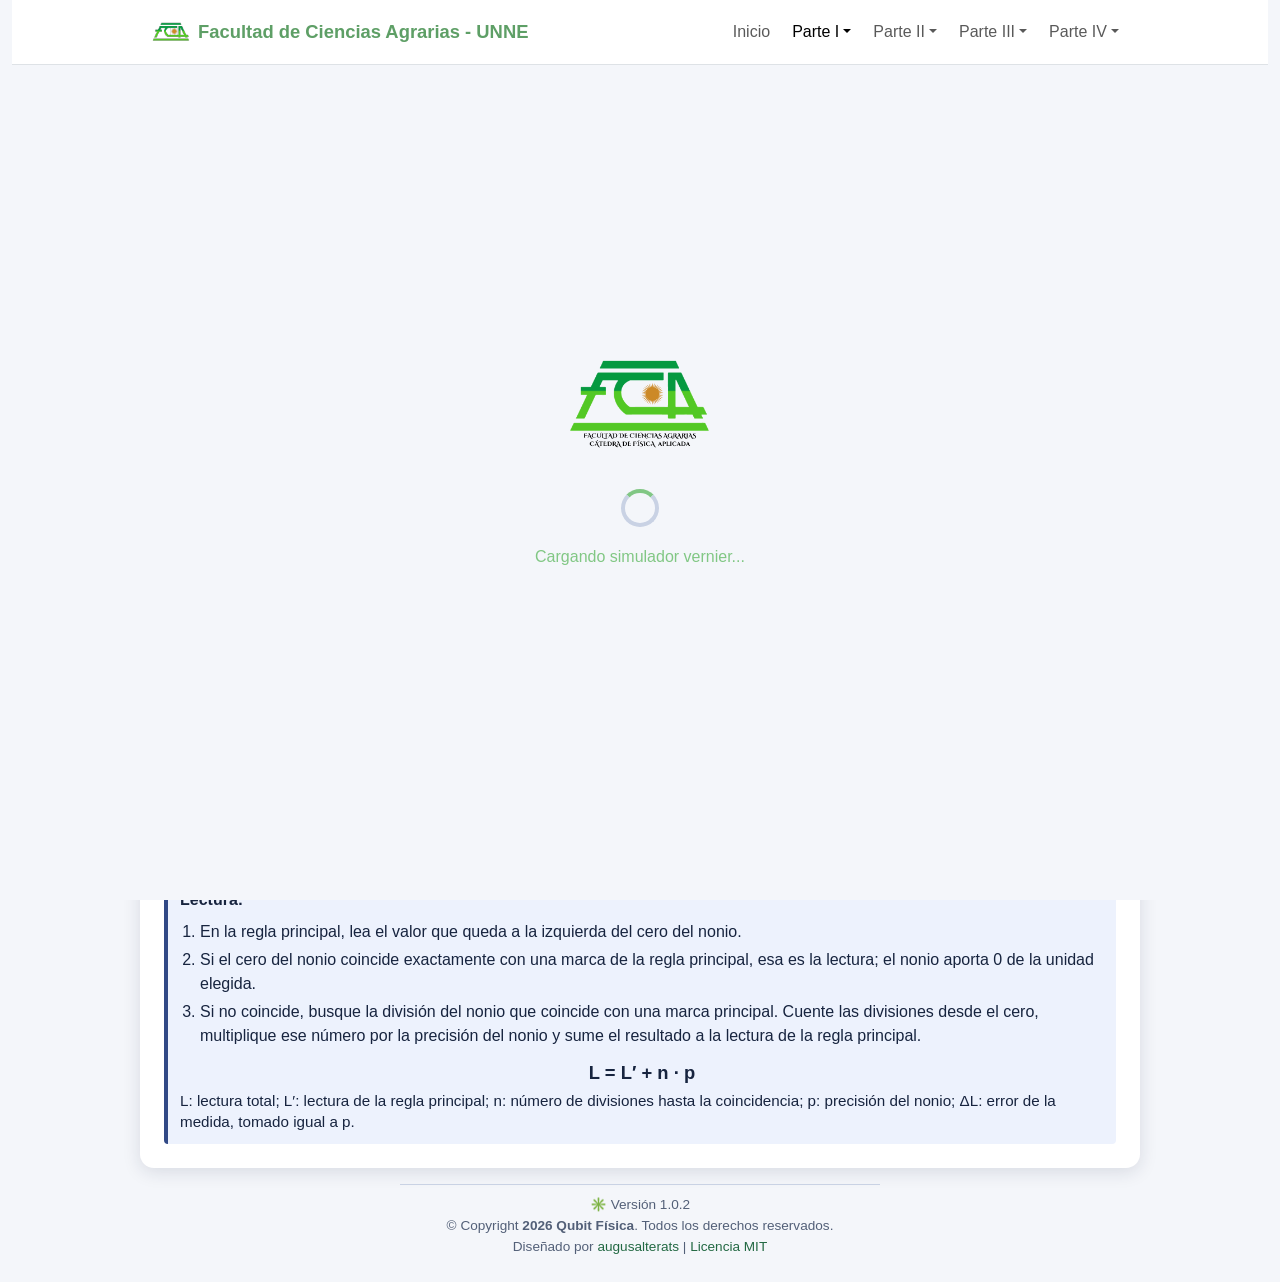
<file: vernier.html>
<!doctype html>
<html lang="es">
<head>
  <meta charset="utf-8">
  <meta name="viewport" content="width=device-width, initial-scale=1">
  <title>Simulador de Calibre Vernier</title>
  <meta name="description" content="Simulador interactivo de calibre Vernier para practicar mediciones y la lectura del nonio en Física.">
  <link rel="canonical" href="https://catedrafisica.github.io/simulador-vernier/">
  <meta property="og:type" content="website">
  <meta property="og:locale" content="es_AR">
  <meta property="og:title" content="Simulador de Calibre Vernier">
  <meta property="og:description" content="Practicá mediciones y la lectura del nonio con este simulador interactivo de Física.">
  <meta property="og:url" content="https://catedrafisica.github.io/simulador-vernier/">
  <meta property="og:image" content="https://catedrafisica.github.io/simulador-vernier/qubit.gif">
  <meta property="og:image:alt" content="Qubit, mascota del simulador de Física">
  <!-- Iframely requiere revisar y aprobar el sitio para habilitar su inserción. -->
  <link rel="iframely" type="text/html" href="https://catedrafisica.github.io/simulador-vernier/" media="height: 850">
  <link rel="icon" type="image/svg+xml" href="icoQubit.svg">
  <link href="https://cdn.jsdelivr.net/npm/bootstrap@5.3.3/dist/css/bootstrap.min.css" rel="stylesheet">
  <style>
    :root { --azul:#314986; --oscuro:#17243f; --verde:#236943; --verde-marca:#4b8f57; --verde-marca-claro:#5e9f66; }
    * { box-sizing:border-box; }
    body { margin:0; padding:0 12px 24px; font-family:Arial,sans-serif; background:#f4f6fa; color:#17243f; }
    #particulas { position:fixed; z-index:0; inset:0; display:block; width:100%; height:100%; pointer-events:none; }
    .pantalla-carga { position:fixed; inset:0; z-index:10; display:flex; flex-direction:column; align-items:center; justify-content:center; gap:18px; background:#f4f6fa; pointer-events:none; transition:opacity .35s, visibility .35s; }
    .pantalla-carga.oculta { opacity:0; visibility:hidden; }
    .gif-qubit { width:140px; height:140px; object-fit:contain; }
    .spinner { width:38px; height:38px; border:4px solid #c9d2e4; border-top-color:#81c784; border-radius:50%; animation:girar .8s linear infinite; }
    @keyframes girar { to { transform:rotate(360deg); } }
    main { position:relative; z-index:1; max-width:1000px; margin:24px auto 0; background:white; padding:24px; border-radius:14px; box-shadow:0 4px 18px #14204220; }
    .barra-sitio { position:relative; z-index:11; }
    .barra-sitio .container { max-width:1000px; }
    .navbar-brand img { width:38px; height:38px; object-fit:contain; }
    .navbar-brand { color:var(--verde-marca-claro); transition:color .18s ease; }
    .navbar-brand:hover, .navbar-brand:focus { color:#3e7f49; }
    .barra-sitio .nav-link { border:1px solid transparent; border-radius:6px; transition:border-color .18s ease, box-shadow .18s ease; }
    .barra-sitio .nav-link:hover, .barra-sitio .nav-link:focus-visible { background:transparent; border-color:var(--azul); color:var(--azul); box-shadow:0 2px 7px #17243f24; }
    .encabezado { display:flex; align-items:center; gap:14px; margin-bottom:8px; }
    .instrumento-icono { display:block; width:56px; height:56px; flex:0 0 56px; object-fit:contain; }
    h1 { margin:0 0 8px; color:var(--azul); font-size:1.55rem; }
    p { margin:7px 0 18px; line-height:1.4; }
    #panel { display:flex; gap:16px; align-items:center; flex-wrap:wrap; margin-bottom:16px; }
    button { border:0; padding:10px 15px; border-radius:7px; color:white; background:var(--azul); font-weight:bold; cursor:pointer; }
    button:hover { background:#213665; }
    label { font-weight:bold; }
    input[type="range"] { width:190px; accent-color:var(--azul); }
    input[type="checkbox"] { accent-color:var(--azul); }
    .opciones { display:flex; flex-wrap:wrap; gap:12px 20px; margin:0 0 16px; padding:12px; border:1px solid #c9d2e4; border-radius:7px; }
    .opciones legend { font-weight:bold; }
    .opciones label { display:flex; align-items:center; gap:6px; cursor:pointer; }
    select { padding:8px 10px; border:1px solid #aebbd2; border-radius:6px; background:white; color:var(--oscuro); font:inherit; }
    #lectura { margin-left:auto; font-size:1.15rem; font-weight:bold; color:var(--azul); }
    canvas { width:100%; max-width:100%; height:auto; display:block; border:1px solid #c9d2e4; border-radius:10px; background:#fff; touch-action:none; cursor:default; }
    .componentes { display:grid; grid-template-columns:repeat(2,1fr); gap:1px; margin-top:12px; margin-bottom:16px; background:#d7deea; border:1px solid #d7deea; border-radius:6px; overflow:hidden; }
    .componentes[hidden] { display:none; }
    .componente { padding:10px 12px; background:#f8f9fc; }
    .componente span { display:block; margin-bottom:4px; color:#536078; font-size:.85rem; }
    .componente strong { color:var(--azul); }
    .nota { padding:12px; border-left:4px solid var(--azul); background:#edf2fd; border-radius:4px; }
    .nota ol { margin:8px 0 0; padding-left:20px; }
    .nota li+li { margin-top:4px; }
    .ecuacion { margin:12px 0 4px; text-align:center; font-size:1.15rem; }
    .variables { margin:4px 0 0; font-size:.95rem; }
    footer { position:relative; z-index:1; max-width:1000px; margin:16px auto 0; color:#536078; text-align:center; font-size:.85rem; line-height:1.6; }
    footer p { margin:2px 0; }
    .separador-version { width:min(480px,85%); margin:10px auto; border:0; border-top:1px solid #c9d2e4; opacity:1; }
    .icono-version { color:var(--azul); }
    footer a { color:#236943; text-decoration:none; }
    code { white-space:nowrap; }
    @media (max-width:600px) {
      body { padding:0 12px 16px; }
      main { margin-top:16px; padding:16px; }
      .instrumento-icono { width:46px; height:46px; flex-basis:46px; }
      h1 { font-size:1.25rem; }
      .componentes { grid-template-columns:1fr; }
    }
    @media (prefers-reduced-motion:reduce) {
      .pantalla-carga { transition:none; }
      .spinner { animation:none; }
    }
    .menu-parte { max-width: calc(100vw - 24px); max-height: 70vh; overflow-y: auto; }
    .menu-parte .dropdown-header { white-space: normal; overflow-wrap: anywhere; }
    .menu-parte .titulo-parte { color: var(--azul); font-weight: 700; }
  </style>
  <link rel="stylesheet" href="responsive.css">
</head>
<body>
<canvas id="particulas" aria-hidden="true"></canvas>
<nav class="navbar navbar-expand-xl bg-white border-bottom barra-sitio" aria-label="Navegación principal">
  <div class="container">
    <a class="navbar-brand d-flex align-items-center gap-2 fw-bold" href="index.html"><img src="logoQubit.svg" alt=""><span>Facultad de Ciencias Agrarias - UNNE</span></a>
    <button class="navbar-toggler" type="button" data-bs-toggle="collapse" data-bs-target="#menuPrincipal" aria-controls="menuPrincipal" aria-expanded="false" aria-label="Abrir o cerrar navegación">
        <span class="navbar-toggler-icon"></span>
      </button>
      <div class="collapse navbar-collapse" id="menuPrincipal">
      <div class="navbar-nav ms-auto gap-1">
      <a class="nav-link" href="index.html">Inicio</a>
      <div class="nav-item dropdown">
        <button class="nav-link dropdown-toggle active" type="button" data-bs-toggle="dropdown" aria-expanded="false">Parte I</button>
        <ul class="dropdown-menu menu-parte">
          <li><h6 class="dropdown-header titulo-parte">MECÁNICA</h6></li>
          <li><hr class="dropdown-divider"></li>
          <li><h6 class="dropdown-header">UNIDAD 1 - MEDICIONES</h6></li>
          <li><span class="dropdown-item active" aria-current="page">Calibre Vernier</span></li>
          <li><a class="dropdown-item" href="micrometro.html">Micrómetro</a></li>
              <li><a class="dropdown-item" href="pipeta.html">Pipeta graduada</a></li>
              <li><a class="dropdown-item" href="probeta.html">Probeta graduada</a></li>
          <li><hr class="dropdown-divider"></li>
          <li><h6 class="dropdown-header">UNIDAD 2 - ESTÁTICA</h6></li>
          <li><a class="dropdown-item" href="fuerzas.html">Fuerzas en el plano XY</a></li>
          <li><a class="dropdown-item" href="torque.html">Torque o momento de una fuerza</a></li>
          <li><hr class="dropdown-divider"></li>
          <li><h6 class="dropdown-header">UNIDAD 3 - CINEMÁTICA</h6></li>
          <li><button class="dropdown-item" type="button" disabled>Próximamente</button></li>
          <li><hr class="dropdown-divider"></li>
          <li><h6 class="dropdown-header">UNIDAD 4 - DINÁMICA</h6></li>
          <li><button class="dropdown-item" type="button" disabled>Próximamente</button></li>
          <li><hr class="dropdown-divider"></li>
          <li><h6 class="dropdown-header">UNIDAD 5 - TRABAJO Y ENERGÍA</h6></li>
          <li><button class="dropdown-item" type="button" disabled>Próximamente</button></li>
        </ul>
      </div>
      <div class="nav-item dropdown">
        <button class="nav-link dropdown-toggle" type="button" data-bs-toggle="dropdown" aria-expanded="false">Parte II</button>
        <ul class="dropdown-menu menu-parte">
          <li><h6 class="dropdown-header titulo-parte">ESTÁTICA Y DINÁMICA DE LOS FLUIDOS</h6></li>
          <li><hr class="dropdown-divider"></li>
          <li><h6 class="dropdown-header">UNIDAD 6 - HIDROSTÁTICA</h6></li>
          <li><button class="dropdown-item" type="button" disabled>Próximamente</button></li>
          <li><hr class="dropdown-divider"></li>
          <li><h6 class="dropdown-header">UNIDAD 7 - HIDRODINÁMICA</h6></li>
          <li><button class="dropdown-item" type="button" disabled>Próximamente</button></li>
          <li><hr class="dropdown-divider"></li>
          <li><h6 class="dropdown-header">UNIDAD 8 - FENÓMENOS DE TRANSPORTE</h6></li>
          <li><button class="dropdown-item" type="button" disabled>Próximamente</button></li>
          <li><hr class="dropdown-divider"></li>
          <li><h6 class="dropdown-header">UNIDAD 9 - FENÓMENOS DE SUPERFICIE</h6></li>
          <li><button class="dropdown-item" type="button" disabled>Próximamente</button></li>
        </ul>
      </div>
      <div class="nav-item dropdown">
        <button class="nav-link dropdown-toggle" type="button" data-bs-toggle="dropdown" aria-expanded="false">Parte III</button>
        <ul class="dropdown-menu menu-parte">
          <li><h6 class="dropdown-header titulo-parte">CALOR Y TERMODINÁMICA</h6></li>
          <li><hr class="dropdown-divider"></li>
          <li><h6 class="dropdown-header">UNIDAD 10 - CALOR Y TEMPERATURA</h6></li>
          <li><button class="dropdown-item" type="button" disabled>Próximamente</button></li>
          <li><hr class="dropdown-divider"></li>
          <li><h6 class="dropdown-header">UNIDAD 11 - TRABAJO EN TERMODINÁMICA</h6></li>
          <li><button class="dropdown-item" type="button" disabled>Próximamente</button></li>
        </ul>
      </div>
      <div class="nav-item dropdown">
        <button class="nav-link dropdown-toggle" type="button" data-bs-toggle="dropdown" aria-expanded="false">Parte IV</button>
        <ul class="dropdown-menu menu-parte">
          <li><h6 class="dropdown-header titulo-parte">ELECTRICIDAD Y MAGNETISMO</h6></li>
          <li><hr class="dropdown-divider"></li>
          <li><h6 class="dropdown-header">UNIDAD 12 - CAMPO ELÉCTRICO</h6></li>
          <li><button class="dropdown-item" type="button" disabled>Próximamente</button></li>
          <li><hr class="dropdown-divider"></li>
          <li><h6 class="dropdown-header">UNIDAD 13 - CIRCUITOS DE CORRIENTE CONTINUA</h6></li>
          <li><button class="dropdown-item" type="button" disabled>Próximamente</button></li>
          <li><hr class="dropdown-divider"></li>
          <li><h6 class="dropdown-header">UNIDAD 14 - CAMPO MAGNÉTICO Y FEM INDUCIDA</h6></li>
          <li><button class="dropdown-item" type="button" disabled>Próximamente</button></li>
          <li><hr class="dropdown-divider"></li>
          <li><h6 class="dropdown-header">UNIDAD 15 - ONDAS Y ESPECTRO ELECTROMAGNÉTICO</h6></li>
          <li><button class="dropdown-item" type="button" disabled>Próximamente</button></li>
        </ul>
      </div>
    </div>
  </div>
    </div>
  </nav>
<div class="pantalla-carga" id="pantallaCarga" role="status" aria-live="polite">
  <img class="gif-qubit" src="qubit.gif" alt="Qubit">
  <span class="spinner" aria-hidden="true"></span>
  <span>Cargando simulador vernier...</span>
</div>
<main inert>
  <header class="encabezado">
    <img class="instrumento-icono" src="logoQubit.svg" alt="" aria-hidden="true">
    <h1>Simulador de Calibre Vernier - Física Aplicada</h1>
  </header>
  <p>Pulse nueva medición o arrastre el nonio sobre la regla principal o use el deslizador. En mm/cm, la regla tiene marcas cada 1 mm; en pulgadas, cada 1/16 in.</p>
  <fieldset class="opciones">
    <legend>Mostrar ayudas</legend>
    <label><input id="mostrarPrecision" type="checkbox" aria-controls="lectura"> Precisión</label>
    <label><input id="mostrarResultado" type="checkbox" aria-controls="lectura componentesResultado"> Resultado</label>
    <label><input id="mostrarCoincidencia" type="checkbox" aria-controls="vernier"> Número de coincidencia</label>
  </fieldset>
  <div id="panel">
    <button class="btn btn-primary" id="nuevo">Nueva medición</button>
    <div class="control-grupo">
      <label for="posicion">Posición:</label>
    <input id="posicion" type="range" min="0" max="1200" step="1" value="374">
    </div>
    <div class="control-grupo">
      <label for="divisiones">Divisiones del nonio:</label>
    <select class="form-select w-auto" id="divisiones">
      <option value="10" selected>10</option>
      <option value="15">15</option>
      <option value="20">20</option>
      <option value="50">50</option>
    </select>
    </div>
    <div class="control-grupo">
      <label for="unidad">Unidad:</label>
    <select class="form-select w-auto" id="unidad" aria-label="Unidad de la lectura">
      <option value="mm" selected>mm</option>
      <option value="cm">cm</option>
      <option value="in">in</option>
    </select>
    </div>
    <output id="lectura" aria-live="polite" hidden>(L ± ΔL) = (37,4 ± 0,1) mm</output>
  </div>
  <section class="zoom-instrumento" aria-label="Ampliación de la escala">
    <div class="zoom-controles">
      <span>Zoom de la escala</span>
      <button type="button" data-zoom="menos" aria-label="Reducir escala">−</button>
      <output class="zoom-nivel" aria-live="polite">100 %</output>
      <button type="button" data-zoom="mas" aria-label="Ampliar escala">+</button>
      <button type="button" data-zoom="restablecer">Restablecer</button>
    </div>
    <p class="zoom-ayuda">Amplía para leer las marcas. Usa «Recorrer escala» para ver otras partes; puedes seguir arrastrando el instrumento.</p>
    <div class="escala-ventana" tabindex="0" role="region" aria-label="Escala ampliable; usa las flechas para recorrerla">
  <canvas id="vernier" width="1024" height="390" aria-label="Regla Vernier interactiva"></canvas>
    </div>
    <label class="zoom-recorrido" hidden>Recorrer escala
      <input type="range" min="0" max="100" value="0" step="0.1" aria-label="Recorrer la escala ampliada">
    </label>
  </section>
  <div class="componentes" id="componentesResultado" aria-live="polite" hidden>
    <div class="componente"><span>Regla principal</span><strong id="lecturaRegla">0 mm</strong></div>
    <div class="componente"><span>Nonio</span><strong id="lecturaNonio">0 mm</strong></div>
  </div>
  <div class="nota">
    <strong>Lectura:</strong>
    <ol>
      <li>En la regla principal, lea el valor que queda a la izquierda del cero del nonio.</li>
      <li>Si el cero del nonio coincide exactamente con una marca de la regla principal, esa es la lectura; el nonio aporta 0 de la unidad elegida.</li>
      <li>Si no coincide, busque la división del nonio que coincide con una marca principal. Cuente las divisiones desde el cero, multiplique ese número por la precisión del nonio y sume el resultado a la lectura de la regla principal.</li>
    </ol>
    <p class="ecuacion"><strong>L = L′ + n · p</strong></p>
    <p class="variables">L: lectura total; L′: lectura de la regla principal; n: número de divisiones hasta la coincidencia; p: precisión del nonio; ΔL: error de la medida, tomado igual a p.</p>
  </div>
</main>
<footer>
  <hr class="separador-version">
  <p><span class="icono-version">✳️</span> Versión <span data-app-version></span></p>
  <p>© Copyright <strong>2026 Qubit Física</strong>. Todos los derechos reservados.</p>
  <p>Diseñado por <a href="https://github.com/qubitfisica">augusalterats</a> | <a href="https://qubitfisica.com.ar/LICENSE.md">Licencia MIT</a></p>
</footer>
<script>
  const canvas = document.querySelector('#vernier');
  const ctx = canvas.getContext('2d');
  const range = document.querySelector('#posicion');
  const lectura = document.querySelector('#lectura');
  const nuevo = document.querySelector('#nuevo');
  const divisionesInput = document.querySelector('#divisiones');
  const unidadInput = document.querySelector('#unidad');
  const mostrarPrecision = document.querySelector('#mostrarPrecision');
  const mostrarResultado = document.querySelector('#mostrarResultado');
  const mostrarCoincidencia = document.querySelector('#mostrarCoincidencia');
  const x0 = 75, yRegla = 145, yNonio = 145;
  let pxPorMm = 6;
  let divisiones = Number(divisionesInput.value);
  let unidad = unidadInput.value;
  let pasoReglaMm = unidad === 'in' ? 25.4 / 16 : 1;
  let medida = Number(range.value) * pasoReglaMm / divisiones;
  let punteroActivo = null, desplazamientoArrastre = 0;

  const coma = n => {
    if (unidad === 'in') {
      const denominador = 16 * divisiones;
      const numerador = Math.round(n * denominador / 25.4);
      const entero = Math.floor(numerador / denominador);
      const resto = numerador % denominador;
      if (!resto) return String(entero);
      const maxComun = (a, b) => b ? maxComun(b, a % b) : a;
      const divisor = maxComun(resto, denominador);
      const fraccion = `${resto / divisor}/${denominador / divisor}`;
      return entero ? `${entero} ${fraccion}` : fraccion;
    }
    const decimalesMm = divisiones === 10 ? 1 : divisiones === 15 ? 4 : 2;
    const decimales = unidad === 'cm' ? decimalesMm + 1 : decimalesMm;
    return (n * (unidad === 'cm' ? 0.1 : 1))
      .toFixed(decimales).replace(/\.?0+$/, '').replace('.', ',');
  };
  function linea(x1, y1, x2, y2, ancho=1, color='#17243f') {
    ctx.beginPath(); ctx.moveTo(x1,y1); ctx.lineTo(x2,y2); ctx.lineWidth=ancho; ctx.strokeStyle=color; ctx.stroke();
  }
  function texto(t,x,y,tam=14,alinear='center',color='#17243f') {
    ctx.font = `${tam}px Arial`; ctx.textAlign=alinear; ctx.fillStyle=color; ctx.fillText(t,x,y);
  }
  function dibujar() {
    // Deja espacio para el nonio completo incluso en la abertura máxima.
    pxPorMm = Math.min(6, (canvas.width-x0-36)/(120+(divisiones-1)*pasoReglaMm));
    ctx.clearRect(0,0,canvas.width,canvas.height);
    // Regla principal sobre el fondo blanco del canvas.
    linea(x0,yRegla,canvas.width-36,yRegla,3,'#17243f');
    if (unidad === 'in') {
      const mmPorDieciseisavo = 25.4 / 16;
      for (let marca=0; ; marca++) {
        const x=x0+marca*mmPorDieciseisavo*pxPorMm;
        if(x>canvas.width-30) break;
        const alto=marca%16===0?65:marca%8===0?50:marca%4===0?40:marca%2===0?33:25;
        linea(x,yRegla,x,yRegla-alto,marca%16===0?2.3:1.25);
        if(marca%16===0) texto(marca/16,x,yRegla-77,16);
      }
    } else {
      // En mm y cm, cada marca equivale a 1 mm.
      for (let mm=0; mm<=160; mm++) {
        const x=x0+mm*pxPorMm;
        if(x>canvas.width-30) break;
        const alto= mm%10===0 ? 65 : mm%5===0 ? 47 : 29;
        linea(x,yRegla,x,yRegla-alto,mm%10===0?2.3:1.25);
        if(mm%10===0) texto(coma(mm),x,yRegla-77,16);
      }
    }
    texto(`REGLA PRINCIPAL (${unidad})`, canvas.width/2,30,15,'center','#314986');
    // Carro: su cero corresponde a la medida elegida.
    const xcero=x0+medida*pxPorMm;
    const totalPasos=Math.round(medida*divisiones/pasoReglaMm);
    const marcaRegla=Math.floor(totalPasos/divisiones);
    const coincidencia=totalPasos%divisiones;
    const pasoNonio=(divisiones-1)/divisiones*pasoReglaMm;
    const largoNonio=(divisiones-1)*pasoReglaMm*pxPorMm;
    // El nonio comienza pegado a la línea base de la escala principal.
    linea(xcero,yNonio+74,xcero+largoNonio,yNonio+74,1.5,'#7b8794');
    for(let i=0;i<=divisiones;i++) {
      const x=xcero+i*pasoNonio*pxPorMm;
      const alto=i===0?72: i===divisiones?74:34;
      const coincide=i===coincidencia;
      const anchoMarca=divisiones===20?(coincide?1.8:i===0?1.3:0.8):(coincide?2.8:i===0?2:1.2);
      const colorMarca=coincide?'#c2410c':divisiones===20?'#111827':'#263238';
      linea(x,yNonio,x,yNonio+alto,anchoMarca,colorMarca);
      if(i%5===0||i===divisiones) texto(i,x,yNonio+85,12,'center','#263238');
    }
    texto(`NONIO: ${divisiones} divisiones (p=${coma(pasoReglaMm/divisiones)} ${unidad})`,xcero+largoNonio/2,yNonio+145,12,'center','#263238');
    const xCoincide=xcero+coincidencia*pasoNonio*pxPorMm;
    if (mostrarCoincidencia.checked) {
      texto(`Coincidencia n = ${coincidencia}`,xCoincide,yNonio+110,13,'center','#c2410c');
    }
    const precision=coma(pasoReglaMm/divisiones);
    document.querySelector('#lecturaRegla').textContent=`${coma(marcaRegla*pasoReglaMm)} ${unidad}`;
    document.querySelector('#lecturaNonio').textContent=`${coma(coincidencia*pasoReglaMm/divisiones)} ${unidad}`;
    lectura.hidden = !mostrarResultado.checked && !mostrarPrecision.checked;
    document.querySelector('#componentesResultado').hidden = !mostrarResultado.checked;
    lectura.textContent=`${mostrarResultado.checked?'(L ± ΔL) = ('+coma(medida)+' ± '+precision+') '+unidad:''}${mostrarPrecision.checked?(mostrarResultado.checked?' · ':'')+'p = '+precision+' '+unidad:''}`;
    range.setAttribute('aria-valuetext',`${coma(medida)} ${unidad}`);
  }
  function establecer(valor) {
    const maximoPasos=Math.floor(120*divisiones/pasoReglaMm);
    const pasos=Math.max(0,Math.min(maximoPasos,Math.round(valor*divisiones/pasoReglaMm)));
    medida=pasos*pasoReglaMm/divisiones;
    range.max=maximoPasos;
    range.value=pasos;
    dibujar();
  }
  [mostrarPrecision, mostrarResultado, mostrarCoincidencia].forEach(control => {
    control.addEventListener('change', dibujar);
  });
  range.addEventListener('input',e=>establecer(Number(e.target.value)*pasoReglaMm/divisiones));
  divisionesInput.addEventListener('change',e=>{
    divisiones=Number(e.target.value);
    establecer(medida);
  });
  unidadInput.addEventListener('change',e=>{
    unidad=e.target.value;
    pasoReglaMm=unidad==='in'?25.4/16:1;
    establecer(medida);
  });
  nuevo.addEventListener('click',()=>establecer(Math.random()*120));
  function puntoCanvas(e) {
    const r = canvas.getBoundingClientRect();
    return {
      x: (e.clientX - r.left - canvas.clientLeft) * canvas.width / canvas.clientWidth,
      y: (e.clientY - r.top - canvas.clientTop) * canvas.height / canvas.clientHeight
    };
  }
  function sobreNonio(punto) {
    const inicio = x0 + medida * pxPorMm;
    const fin = inicio + (divisiones - 1) * pasoReglaMm * pxPorMm;
    return punto.x >= inicio - 6 && punto.x <= fin + 6 &&
      punto.y >= yNonio && punto.y <= yNonio + 90;
  }
  canvas.addEventListener('pointerdown', e => {
    if (punteroActivo !== null || !e.isPrimary || e.button !== 0) return;
    const punto = puntoCanvas(e);
    if (!sobreNonio(punto)) return;
    punteroActivo = e.pointerId;
    // Conserva el punto de agarre para que el nonio no salte al tocarlo.
    desplazamientoArrastre = punto.x - (x0 + medida * pxPorMm);
    canvas.setPointerCapture(e.pointerId);
    canvas.style.cursor = 'grabbing';
  });
  canvas.addEventListener('pointermove', e => {
    const punto = puntoCanvas(e);
    if (punteroActivo !== null) {
      if (e.pointerId === punteroActivo) {
        establecer((punto.x - desplazamientoArrastre - x0) / pxPorMm);
      }
      return;
    }
    canvas.style.cursor = sobreNonio(punto) ? 'grab' : 'default';
  });
  function terminarArrastre(e) {
    if (e.pointerId !== punteroActivo) return;
    punteroActivo = null;
    if (canvas.hasPointerCapture(e.pointerId)) canvas.releasePointerCapture(e.pointerId);
    canvas.style.cursor = 'default';
  }
  canvas.addEventListener('pointerup', terminarArrastre);
  canvas.addEventListener('pointercancel', terminarArrastre);
  canvas.addEventListener('lostpointercapture', terminarArrastre);
  canvas.addEventListener('pointerleave', () => {
    if (punteroActivo === null) canvas.style.cursor = 'default';
  });
  dibujar();
  window.addEventListener('load',()=>setTimeout(()=>{
    document.querySelector('#pantallaCarga').classList.add('oculta');
    document.querySelector('main').removeAttribute('inert');
  },2000));
</script>
<script src="https://cdn.jsdelivr.net/npm/bootstrap@5.3.3/dist/js/bootstrap.bundle.min.js"></script>
<script src="particulas.js"></script>
<script src="version.js"></script>
<script src="zoom.js"></script>
</body>
</html>
</file>
<file: responsive.css>
/* Shared navigation and mobile layout for all three pages. */
.pantalla-carga > span:not(.spinner) { color: #81c784; }

/* Center editable values across all simulators, including generated inputs. */
input:not([type]),
input[type="text"],
input[type="number"],
input[type="email"],
input[type="password"],
input[type="search"],
input[type="tel"],
input[type="url"],
input[type="date"],
input[type="datetime-local"],
input[type="month"],
input[type="time"],
input[type="week"] {
  text-align: center;
}

.barra-sitio .container { gap: 12px; }
.barra-sitio .navbar-brand {
  min-width: 0;
  margin-right: 0;
  white-space: normal;
  font-size: clamp(.9rem, 2.4vw, 1.15rem);
  line-height: 1.3;
}
.barra-sitio .navbar-brand img { flex-shrink: 0; }
.barra-sitio .navbar-brand span { overflow-wrap: anywhere; }
.barra-sitio .navbar-toggler {
  flex-shrink: 0;
  min-width: 44px;
  min-height: 44px;
  padding: 6px 8px;
  background: transparent;
}
.barra-sitio .nav-link { min-height: 44px; padding: 10px 12px; text-align: left; }
.barra-sitio .dropdown-item { min-height: 44px; white-space: normal; overflow-wrap: anywhere; }
.barra-sitio .dropdown-menu { width: min(350px, calc(100vw - 48px)); }
.barra-sitio .navbar-nav > .dropdown:last-child .dropdown-menu { right: 0; left: auto; }
main, .encabezado h1, fieldset { min-width: 0; }
.control-grupo { display: flex; align-items: center; gap: 10px; min-width: 0; }
.control-grupo > label { flex-shrink: 0; }
footer, .nota, #lectura { overflow-wrap: anywhere; }
.zoom-instrumento { min-width: 0; margin-bottom: 16px; }
.zoom-controles { display: flex; flex-wrap: wrap; align-items: center; gap: 8px; }
.zoom-controles > span { font-weight: bold; }
.zoom-controles button { min-width: 44px; min-height: 44px; }
.zoom-controles button:disabled { opacity: .45; cursor: default; }
.zoom-controles button:focus-visible, .escala-ventana:focus-visible { outline: 3px solid #c2410c; outline-offset: 2px; }
.zoom-nivel { min-width: 65px; text-align: center; font-weight: bold; }
.zoom-ayuda { margin: 8px 0; color: #536078; font-size: .9rem; }
.escala-ventana { width: 100%; overflow-x: auto; border: 1px solid #c9d2e4; border-radius: 8px; }
.escala-ventana canvas { max-width: none; border: 0; border-radius: 0; }
.zoom-instrumento[data-zoom-eje="vertical"] .escala-ventana { aspect-ratio: 1000 / 760; overflow: auto; }
.zoom-recorrido { display: block; margin-top: 8px; }
.zoom-recorrido[hidden] { display: none; }
.zoom-recorrido input[type="range"] { display: block; width: 100%; min-height: 44px; }

@media (max-width: 1199.98px) {
  .barra-sitio .navbar-brand { flex: 1; }
  .barra-sitio .navbar-collapse { flex-basis: 100%; }
  .barra-sitio .navbar-nav { padding-top: 8px; border-top: 1px solid #c9d2e4; }
  .barra-sitio .dropdown-menu {
    width: 100%;
    max-width: 100%;
    max-height: 55vh;
    max-height: 55dvh;
    margin-top: 4px;
  }
}

@media (max-width: 600px) {
  .barra-sitio .container { padding-inline: 0; gap: 8px; }
  .barra-sitio .navbar-brand img { width: 32px; height: 32px; }
  .opcion { padding: 20px; }
  .abrir { min-height: 44px; }
  .encabezado { align-items: flex-start; gap: 10px; }
  #panel { display: grid; grid-template-columns: minmax(0, 1fr) minmax(0, 1fr); gap: 12px; }
  #panel > button, #panel > output { grid-column: 1 / -1; }
  #panel > .control-grupo { grid-column: 1 / -1; display: grid; grid-template-columns: minmax(0, 1fr) minmax(0, 1fr); gap: 12px; }
  .control-grupo > label { align-self: center; }
  #panel input[type="range"] { width: 100%; min-width: 0; min-height: 44px; }
  #panel .form-select { width: 100% !important; min-width: 0; min-height: 44px; }
  #lectura { width: 100%; margin-left: 0; font-size: 1rem; }
  fieldset label { min-height: 44px; }
  fieldset input[type="checkbox"] { flex-shrink: 0; width: 18px; height: 18px; }
  .ecuacion { font-size: 1rem; }
  code { white-space: normal; overflow-wrap: anywhere; }
}
</file>
<file: fuerzas.css>
:root{color-scheme:light;--tinta:#17243f;--azul:#314986;--verde:#236943;--linea:#d5ddeb;--f1:#2563eb;--f2:#c2410c;--r:#237548}*{box-sizing:border-box}body{margin:0;background:#f4f6fa;color:var(--tinta);font-family:Arial,sans-serif;line-height:1.5}a{color:var(--azul)}main{max-width:1180px;margin:32px auto;padding:0 20px}header{margin-bottom:24px}header p{color:#536078;margin:8px 0}.sobrelinea{color:var(--verde)!important;font-size:.8rem;font-weight:bold;letter-spacing:.08em}h1{font-size:clamp(1.8rem,4vw,2.5rem);color:var(--azul);margin:0}h2{font-size:1.2rem;margin:0 0 12px}h3{font-size:.95rem;margin:20px 0 10px}.layout{display:grid;grid-template-columns:330px 1fr;gap:20px}.panel{background:white;border:1px solid var(--linea);border-radius:12px;padding:22px;box-shadow:0 4px 16px #17243f06}.controles p,.ayuda{font-size:.88rem;color:#536078}.fuerza{border:1px solid var(--linea);border-left:4px solid var(--color);border-radius:8px;margin:18px 0;padding:14px;min-width:0}.fuerza legend{color:var(--color);font-weight:bold;padding:0 5px}.campo{display:flex;justify-content:space-between;align-items:center;gap:10px}.campo input{width:90px}input[type=number],select{border:1px solid #aab7cd;border-radius:6px;padding:8px;font:inherit;background:white;color:var(--tinta)}input[type=range]{width:100%;accent-color:var(--color);margin:8px 0 14px}select{width:100%;margin:7px 0 12px}.vista{font-weight:bold;font-size:.9rem}.check{display:flex;gap:8px;font-size:.9rem;align-items:center}.ejemplos{display:flex;flex-wrap:wrap;gap:8px}button{font:inherit;font-size:.85rem;background:#eef2f9;color:var(--azul);border:1px solid var(--linea);border-radius:6px;padding:8px 10px;cursor:pointer}button:hover{background:#dfe7f5}.reiniciar{margin-top:16px;background:white}button:focus-visible,input:focus-visible,select:focus-visible,a:focus-visible{outline:3px solid #a16207;outline-offset:3px}.cabecera{display:flex;justify-content:space-between;align-items:baseline;gap:10px}.cabecera span{font-size:.8rem;color:#536078}svg{width:100%;display:block;touch-action:none;user-select:none}svg text{font-family:Arial,sans-serif;font-size:13px}svg .punta{cursor:grab}svg .punta:active{cursor:grabbing}.leyenda{display:flex;flex-wrap:wrap;gap:16px;font-size:.85rem}.f1{color:var(--f1)}.f2{color:var(--f2)}.r{color:var(--r)}.resultados{margin-top:20px}.resumen{display:grid;grid-template-columns:repeat(3,1fr);gap:12px;margin:15px 0}.dato{background:#f4f7fb;padding:14px;border-radius:8px}.dato > span{display:block;font-size:.85rem;color:#536078}.dato strong{font-size:1.3rem;color:var(--verde)}table{width:100%;border-collapse:collapse;text-align:right}th,td{padding:10px;border-bottom:1px solid var(--linea)}th:first-child,td:first-child{text-align:left}caption{text-align:left;color:#536078;font-size:.85rem;margin:10px 0}.tabla{overflow:auto}.formula{background:#edf5ef;border-left:4px solid var(--verde);padding:14px 18px;border-radius:4px;margin-top:16px}.formula p{margin:6px 0}.nota{color:#536078;font-size:.9rem}footer{text-align:center;color:#536078;font-size:.85rem;margin:24px 0}@media(max-width:850px){.layout{grid-template-columns:1fr}.controles #controles{display:grid;grid-template-columns:1fr 1fr;gap:12px}.fuerza{margin:10px 0}.panel{padding:16px}}@media(max-width:480px){main{padding:0 12px;margin-top:22px}.controles #controles{grid-template-columns:1fr}.resumen{grid-template-columns:1fr}.cabecera{display:block}th,td{padding:8px;font-size:.85rem}}

/* Estructura y marca compartidas con los demás simuladores. */
:root { --verde-marca-claro:#5e9f66; }
    body { margin:0; padding:0 12px 24px; font-family:Arial,sans-serif; background:#f4f6fa; color:#17243f; }
    #particulas { position:fixed; z-index:0; inset:0; display:block; width:100%; height:100%; pointer-events:none; }
    .pantalla-carga { position:fixed; inset:0; z-index:10; display:flex; flex-direction:column; align-items:center; justify-content:center; gap:18px; background:#f4f6fa; pointer-events:none; transition:opacity .35s, visibility .35s; }
    .pantalla-carga.oculta { opacity:0; visibility:hidden; }
    .gif-qubit { width:140px; height:140px; object-fit:contain; }
    .spinner { width:38px; height:38px; border:4px solid #c9d2e4; border-top-color:#81c784; border-radius:50%; animation:girar .8s linear infinite; }
    @keyframes girar { to { transform:rotate(360deg); } }
    main { position:relative; z-index:1; max-width:1000px; margin:24px auto 0; background:white; padding:24px; border-radius:14px; box-shadow:0 4px 18px #14204220; }
    .barra-sitio { position:relative; z-index:11; }
    .barra-sitio .container { max-width:1000px; }
    .navbar-brand img { width:38px; height:38px; object-fit:contain; }
    .navbar-brand { color:var(--verde-marca-claro); transition:color .18s ease; }
    .navbar-brand:hover, .navbar-brand:focus { color:#3e7f49; }
    .barra-sitio .nav-link { border:1px solid transparent; border-radius:6px; transition:border-color .18s ease, box-shadow .18s ease; }
    .barra-sitio .nav-link:hover, .barra-sitio .nav-link:focus-visible { background:transparent; border-color:var(--azul); color:var(--azul); box-shadow:0 2px 7px #17243f24; }
    .encabezado { display:flex; align-items:center; gap:14px; margin-bottom:8px; }
    .instrumento-icono { display:block; width:56px; height:56px; flex:0 0 56px; object-fit:contain; }
    h1 { margin:0 0 8px; color:var(--azul); font-size:1.55rem; }
    main > p { margin:7px 0 18px; line-height:1.4; }
    footer { position:relative; z-index:1; max-width:1000px; margin:16px auto 0; color:#536078; text-align:center; font-size:.85rem; line-height:1.6; }
    footer p { margin:2px 0; }
    .separador-version { width:min(480px,85%); margin:10px auto; border:0; border-top:1px solid #c9d2e4; opacity:1; }
    .icono-version { color:var(--azul); }
    footer a { color:#236943; text-decoration:none; }

header { margin-bottom:8px; }
.layout { grid-template-columns:300px minmax(0,1fr); gap:16px; }
.panel { min-width:0; padding:16px; border-color:#c9d2e4; border-radius:7px; box-shadow:none; }
h2 { color:var(--azul); font-size:1.15rem; }
h3 { color:var(--azul); }
main button { border:0; padding:10px 15px; border-radius:7px; color:white; background:var(--azul); font-weight:bold; min-height:44px; }
main button:hover { background:#213665; }
label { font-weight:bold; }
input[type=checkbox] { accent-color:var(--azul); }
.fuerza legend { float:none; width:auto; font-size:1rem; margin:0; }
#plano { border:1px solid #c9d2e4; border-radius:10px; background:#fff; margin-bottom:12px; }
.resumen { gap:1px; border:1px solid #d7deea; border-radius:6px; overflow:hidden; }
.dato { background:#f8f9fc; border-radius:0; padding:10px 12px; }
.dato strong { color:var(--azul); font-size:1.15rem; }
.formula { background:#edf2fd; border-left-color:var(--azul); padding:12px; }
.menu-parte { max-width:calc(100vw - 24px); max-height:70vh; overflow-y:auto; }
.menu-parte .dropdown-header { white-space:normal; overflow-wrap:anywhere; }
.menu-parte .titulo-parte { color:var(--azul); font-weight:700; }
@media(max-width:850px) { .layout { grid-template-columns:1fr; } }
@media(max-width:600px) {
  body { padding:0 12px 16px; }
  main { margin-top:16px; padding:16px; }
  .instrumento-icono { width:46px; height:46px; flex-basis:46px; }
  h1 { font-size:1.25rem; }
  .panel { padding:12px; }
}
@media(prefers-reduced-motion:reduce) {
  .pantalla-carga { transition:none; }
  .spinner { animation:none; }
}

.zoom-controles { display:flex; align-items:center; justify-content:center; flex-wrap:wrap; gap:8px; margin-bottom:16px; }
.zoom-controles output { min-width:60px; text-align:center; font-variant-numeric:tabular-nums; }
.tabla th:nth-child(2), .tabla th:nth-child(3),
.tabla td:nth-child(2), .tabla td:nth-child(3) { text-align:center; }
.zoom-controles button:disabled { opacity:.45; cursor:default; }
#plano { aspect-ratio:5 / 4; touch-action:none; cursor:grab; }
#plano:active { cursor:grabbing; }

/* Ángulos de cada fuerza: el borde blanco mantiene legibles las etiquetas. */
#plano .etiqueta-angulo {
  font-weight:bold;
  paint-order:stroke;
  stroke:white;
  stroke-width:4px;
  stroke-linejoin:round;
}
</file>
